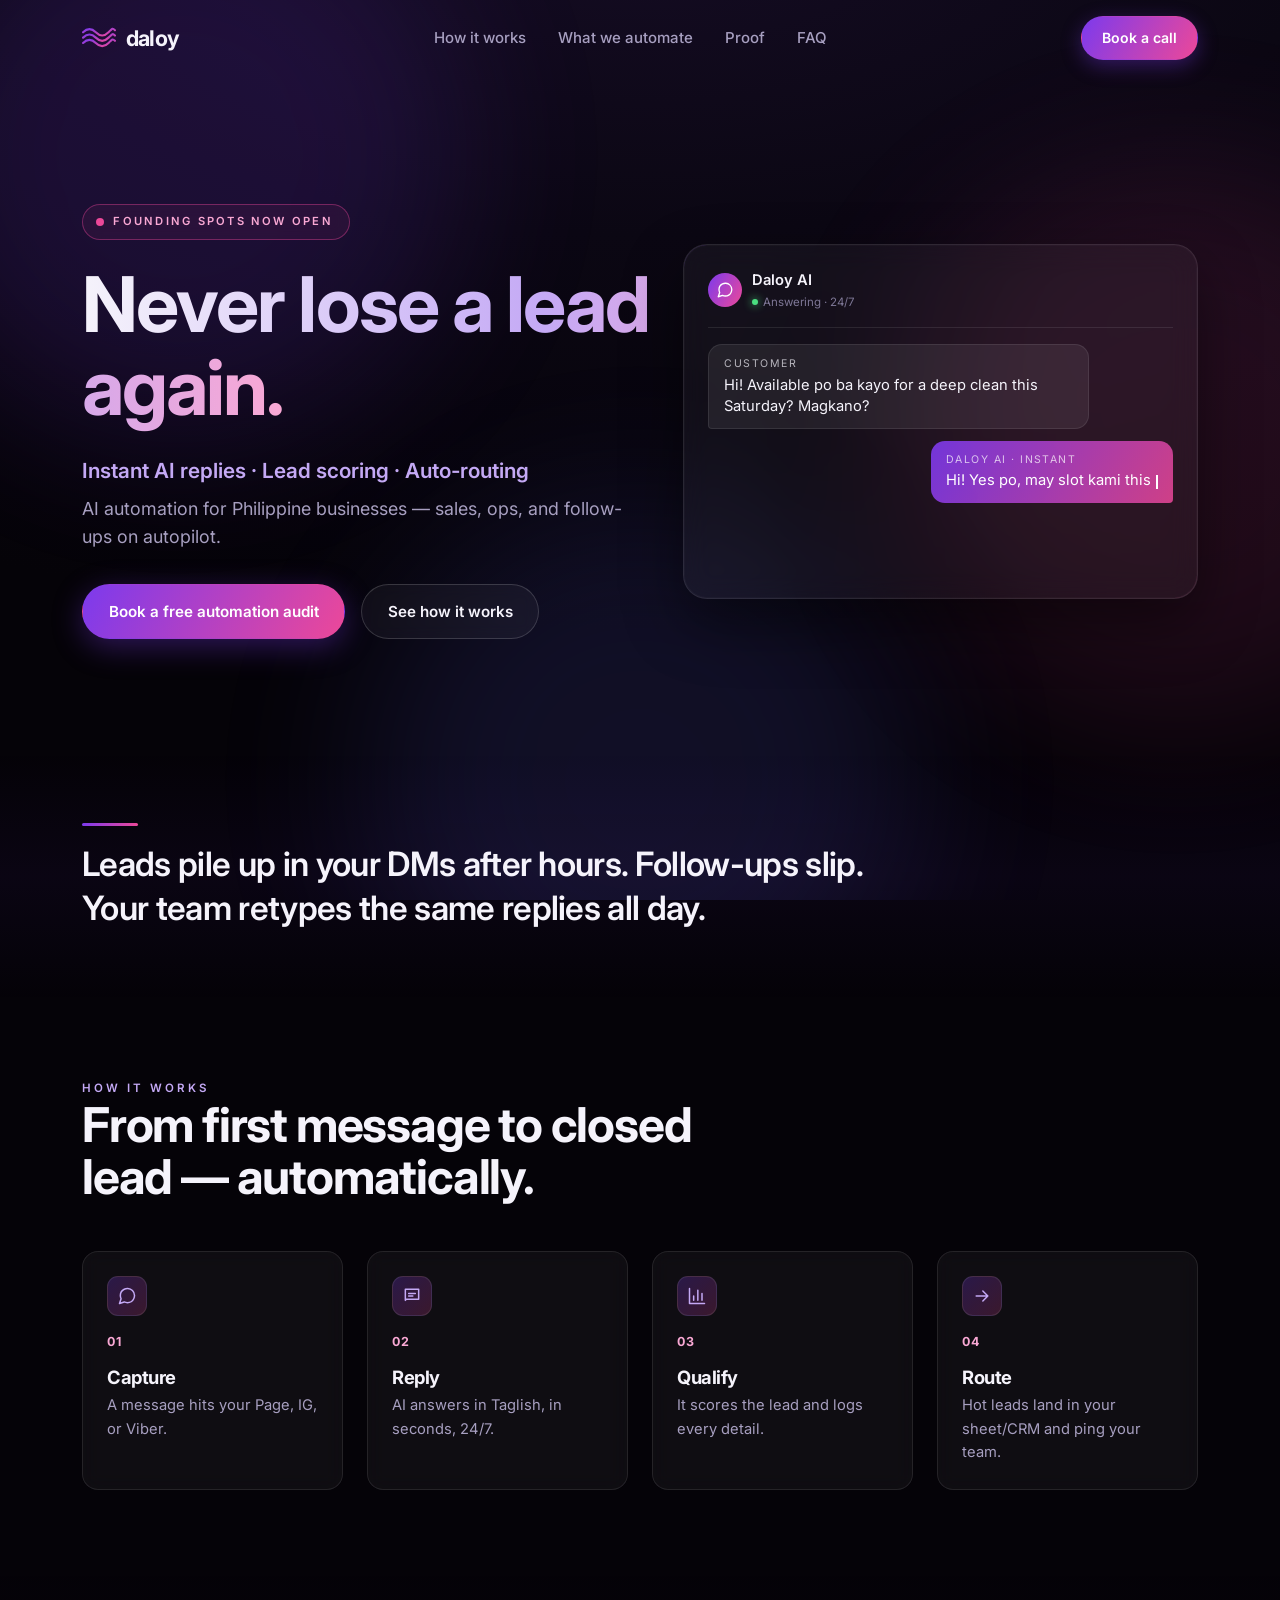
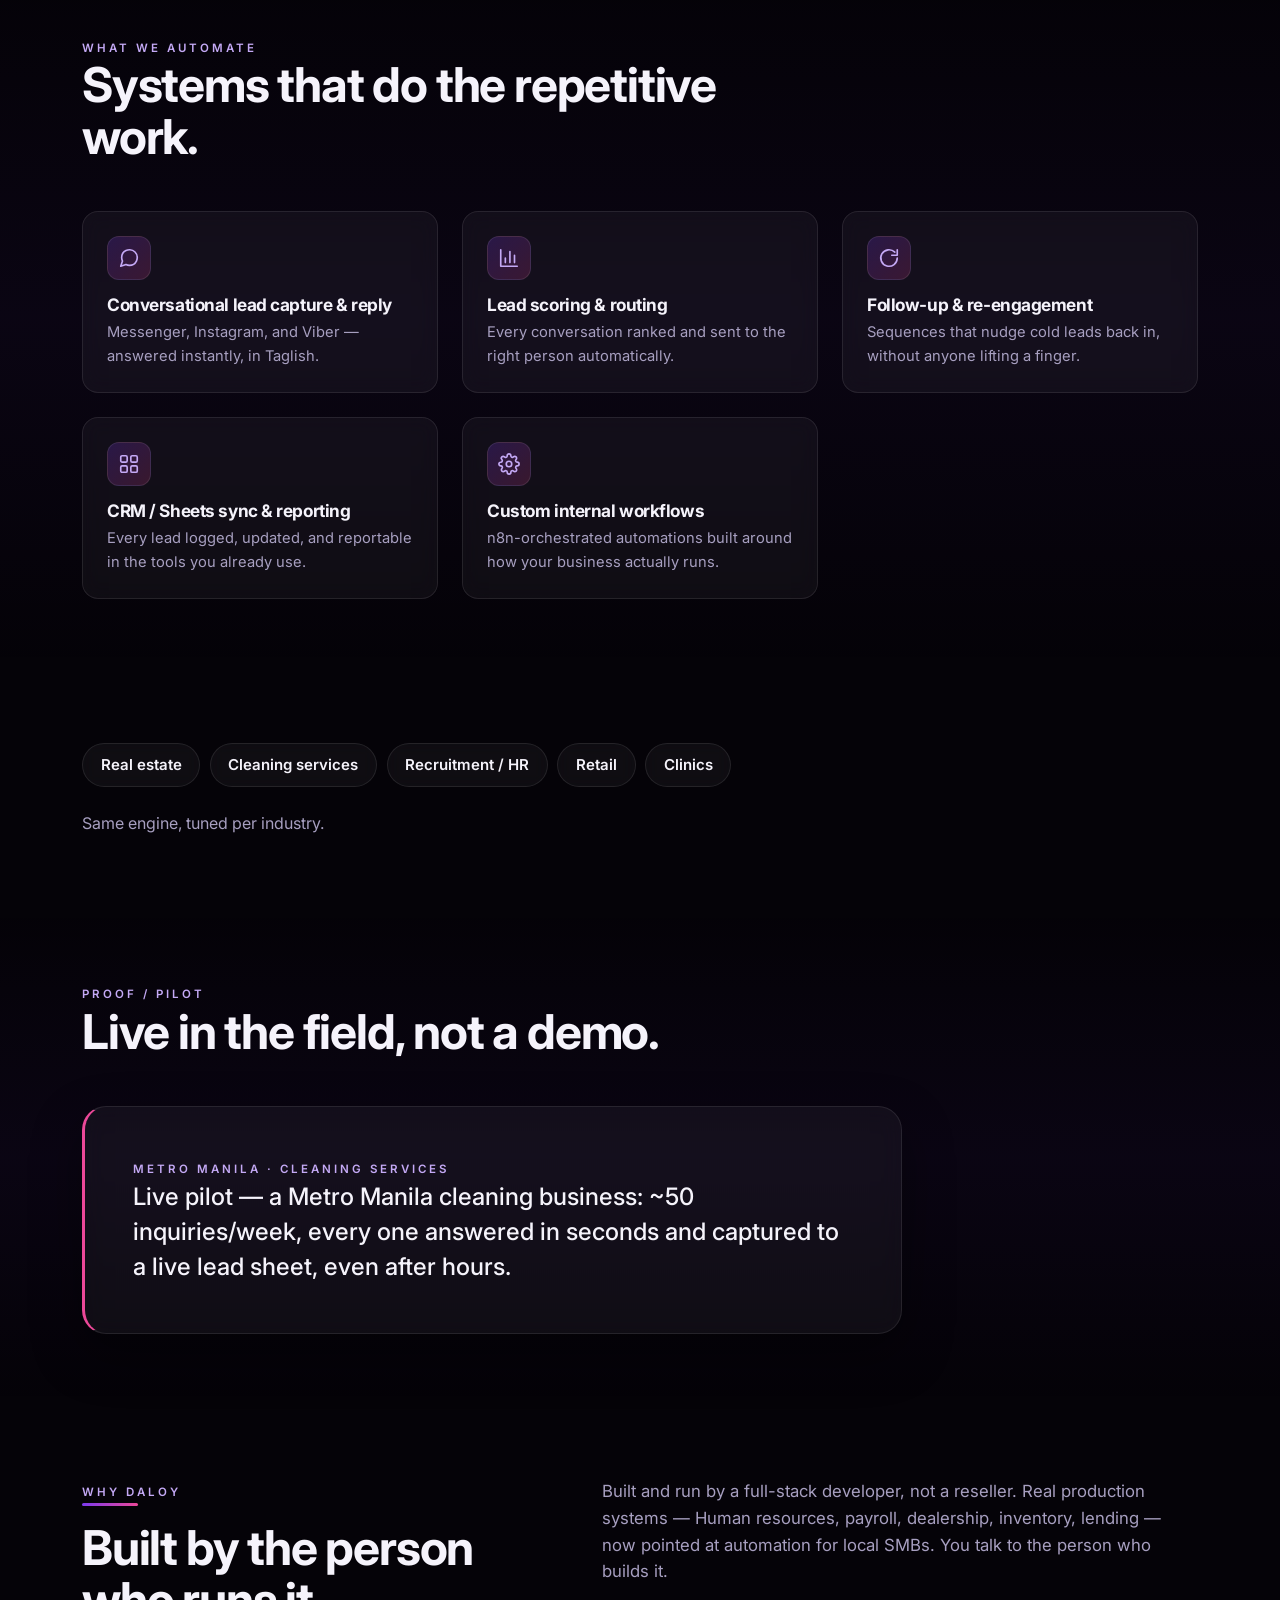
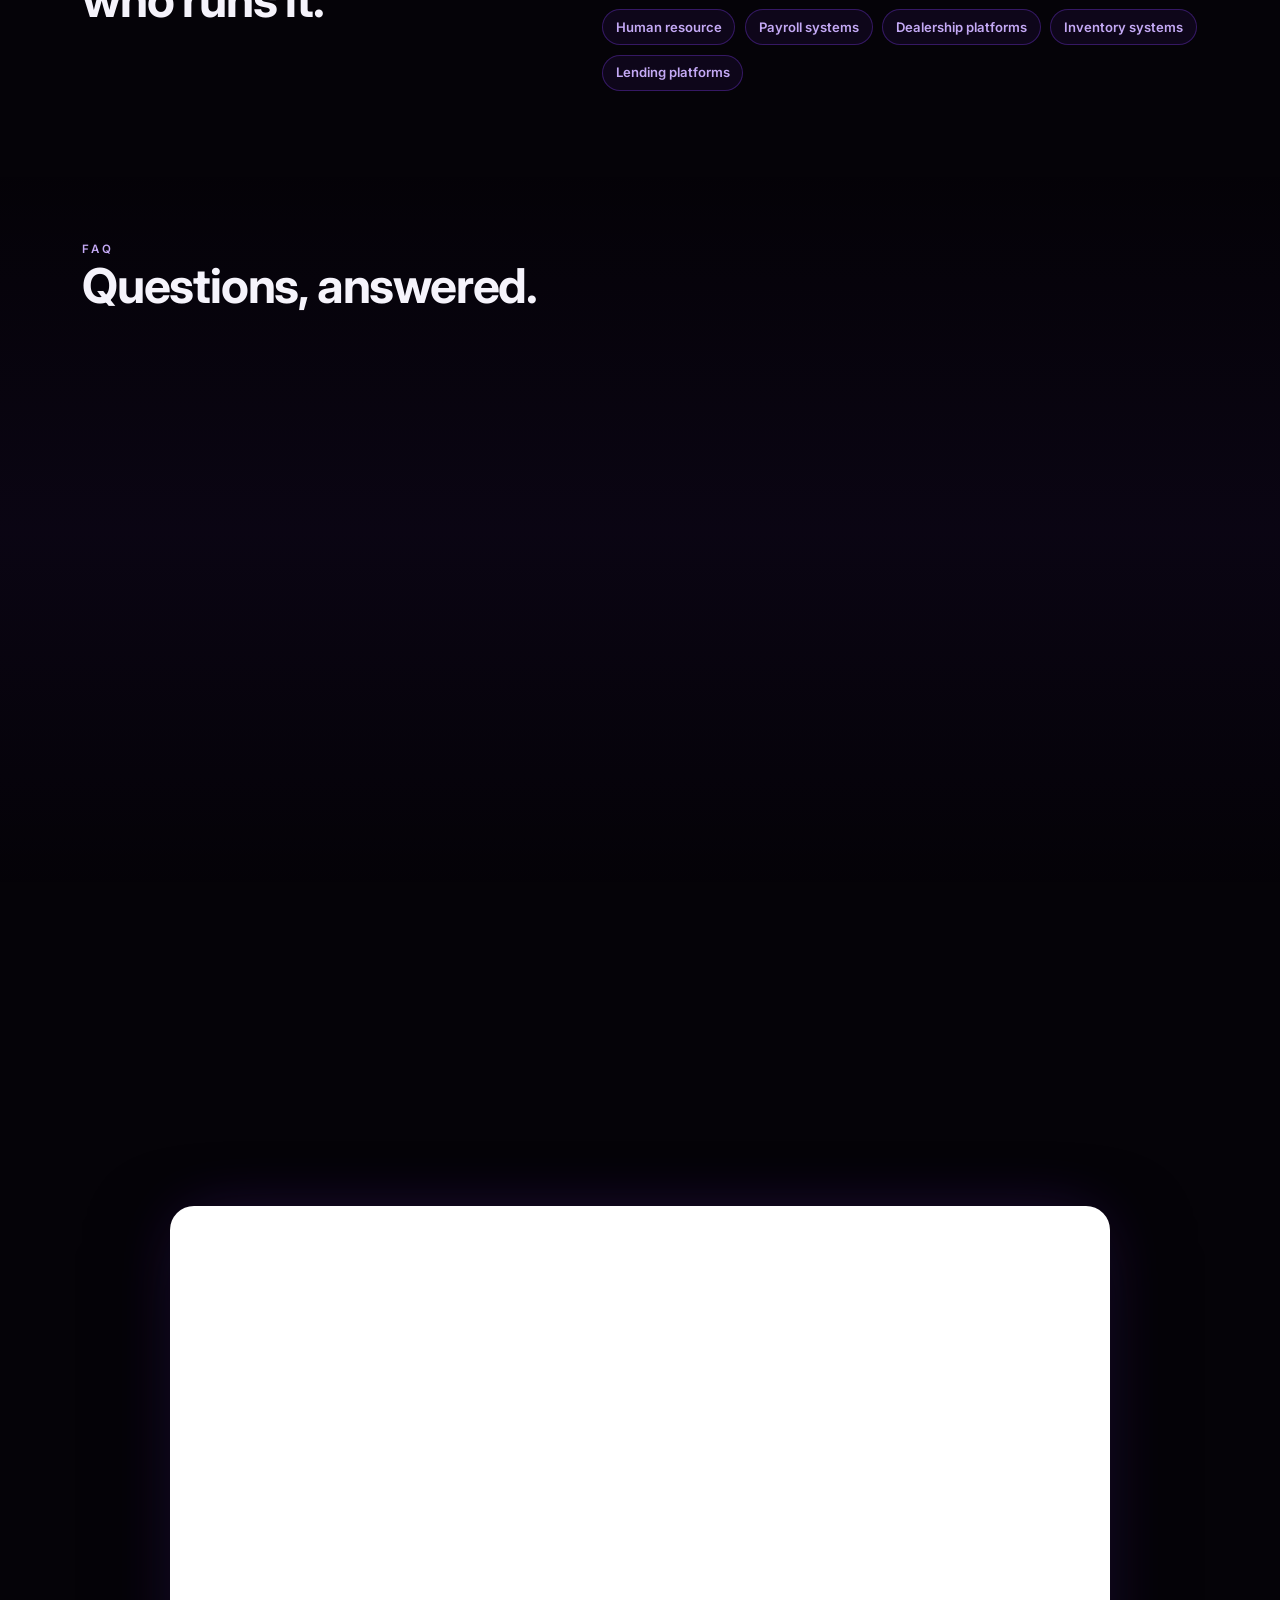
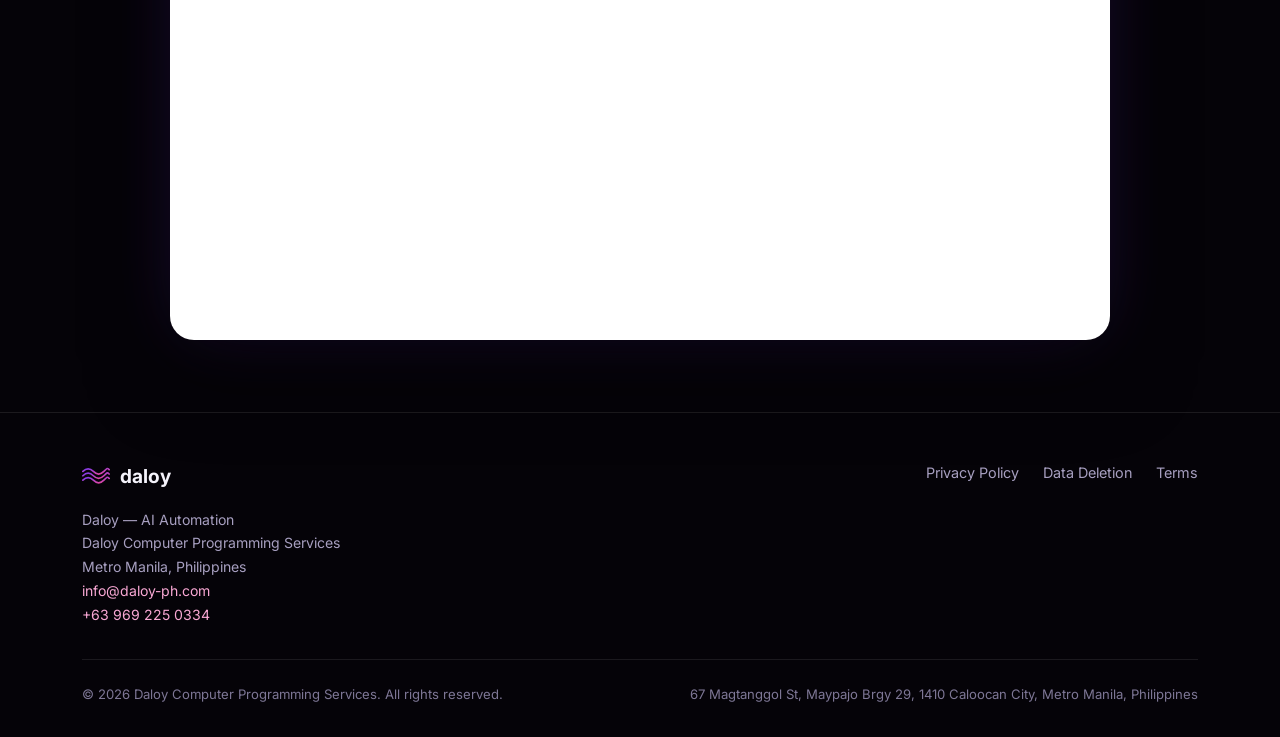
<file: index.html>
<!doctype html>
<html lang="en">
  <head>
    <meta charset="UTF-8" />
    <meta name="viewport" content="width=device-width, initial-scale=1" />
    <title>Daloy — AI Automation for Philippine Businesses</title>
    <meta
      name="description"
      content="Never lose a lead again. Daloy builds AI automation for Philippine SMBs — instant replies, lead scoring, and auto-routing across Messenger, Instagram, and Viber."
    />
    <link rel="canonical" href="https://daloy-ph.com/" />

    <!-- Open Graph -->
    <meta property="og:type" content="website" />
    <meta
      property="og:title"
      content="Daloy — AI Automation for Philippine Businesses"
    />
    <meta
      property="og:description"
      content="Never lose a lead again. Instant AI replies, lead scoring, and auto-routing for Philippine SMBs."
    />
    <meta property="og:url" content="https://daloy-ph.com/" />
    <meta
      property="og:image"
      content="https://daloy-ph.com/assets/og-image.png"
    />
    <meta name="twitter:card" content="summary_large_image" />

    <!-- META DOMAIN VERIFICATION: paste <meta name="facebook-domain-verification" content="REPLACE_ME"> here -->
    <meta name="facebook-domain-verification" content="6bi8495b9tn5n3wtzix0ef4y4f5pwb" />

    <link rel="icon" href="assets/favicon.svg" type="image/svg+xml" />
    <link rel="preconnect" href="https://fonts.googleapis.com" />
    <link rel="preconnect" href="https://fonts.gstatic.com" crossorigin />
    <link
      href="https://fonts.googleapis.com/css2?family=Inter:wght@300;400;500;600;700&display=swap"
      rel="stylesheet"
    />
    <link rel="stylesheet" href="styles-v2.css?v=20260718b" />
  </head>
  <body>
    <a class="skip-link" href="#main">Skip to content</a>

    <!-- Ambient cinematic background -->
    <div class="bg-field" aria-hidden="true">
      <div class="blob blob-1"></div>
      <div class="blob blob-2"></div>
      <div class="blob blob-3"></div>
    </div>

    <!-- Shared SVG gradient def for the wave mark -->
    <svg width="0" height="0" style="position: absolute" aria-hidden="true">
      <defs>
        <linearGradient id="daloyGrad" x1="0" y1="0" x2="1" y2="1">
          <stop offset="0%" stop-color="#7C3AED" />
          <stop offset="100%" stop-color="#EC4899" />
        </linearGradient>
      </defs>
    </svg>

    <header class="site-header">
      <div class="container nav-inner">
        <a class="brand" href="#top" aria-label="Daloy home">
          <svg
            class="daloy-mark"
            viewBox="0 0 64 40"
            xmlns="http://www.w3.org/2000/svg"
            aria-hidden="true"
          >
            <path
              class="wave"
              d="M2 10 C 10 2, 18 2, 26 10 S 42 18, 50 10 S 58 2, 62 6"
              fill="none"
              stroke-width="4"
              stroke-linecap="round"
            />
            <path
              class="wave"
              d="M2 20 C 10 12, 18 12, 26 20 S 42 28, 50 20 S 58 12, 62 16"
              fill="none"
              stroke-width="4"
              stroke-linecap="round"
            />
            <path
              class="wave"
              d="M2 30 C 10 22, 18 22, 26 30 S 42 38, 50 30 S 58 22, 62 26"
              fill="none"
              stroke-width="4"
              stroke-linecap="round"
            />
          </svg>
          <span>daloy</span>
        </a>

        <nav class="nav-links" aria-label="Primary">
          <a href="#how-it-works">How it works</a>
          <a href="#what-we-automate">What we automate</a>
          <a href="#proof">Proof</a>
          <a href="#faq">FAQ</a>
        </nav>

        <div class="nav-actions">
          <a class="btn btn-nav" href="#final-cta">Book a call</a>
          <button
            class="hamburger"
            aria-label="Open menu"
            aria-expanded="false"
            aria-controls="mobile-nav"
          >
            <span></span><span></span><span></span>
          </button>
        </div>
      </div>
    </header>

    <div class="mobile-nav" id="mobile-nav">
      <button class="mobile-nav-close" aria-label="Close menu">
        <svg
          width="26"
          height="26"
          viewBox="0 0 24 24"
          fill="none"
          stroke="currentColor"
          stroke-width="2"
          stroke-linecap="round"
        >
          <path d="M6 6l12 12M18 6L6 18" />
        </svg>
      </button>
      <a href="#how-it-works">How it works</a>
      <a href="#what-we-automate">What we automate</a>
      <a href="#proof">Proof</a>
      <a href="#faq">FAQ</a>
      <a class="btn btn-primary" href="#final-cta">Book a call</a>
    </div>

    <main id="main">
      <!-- HERO -->
      <section class="hero" id="top">
        <div class="container hero-grid">
          <div class="hero-copy">
            <span class="pill"
              ><span class="pill-dot" aria-hidden="true"></span>Founding spots
              now open</span
            >
            <h1><span class="glow-text">Never lose a lead again.</span></h1>
            <div class="hero-sub">
              <p class="hero-sub-1">
                Instant AI replies · Lead scoring · Auto-routing
              </p>
              <p class="hero-sub-2">
                AI automation for Philippine businesses — sales, ops, and
                follow-ups on autopilot.
              </p>
            </div>
            <div class="hero-cta">
              <a class="btn btn-primary" href="#final-cta"
                >Book a free automation audit</a
              >
              <a class="btn btn-secondary" href="#how-it-works"
                >See how it works</a
              >
            </div>
          </div>

          <!-- AI-native chat simulation -->
          <div
            class="chat-card reveal"
            aria-label="Example of Daloy answering a customer instantly"
          >
            <div class="chat-head">
              <div class="chat-avatar" aria-hidden="true">
                <svg
                  viewBox="0 0 24 24"
                  fill="none"
                  stroke="currentColor"
                  stroke-width="1.8"
                  stroke-linecap="round"
                  stroke-linejoin="round"
                >
                  <path
                    d="M21 11.5a8.38 8.38 0 0 1-.9 3.8 8.5 8.5 0 0 1-7.6 4.7 8.38 8.38 0 0 1-3.8-.9L3 21l1.9-5.7a8.38 8.38 0 0 1-.9-3.8 8.5 8.5 0 0 1 4.7-7.6 8.38 8.38 0 0 1 3.8-.9h.5a8.48 8.48 0 0 1 8 8v.5z"
                  />
                </svg>
              </div>
              <div>
                <div class="chat-title">Daloy AI</div>
                <div class="chat-status">
                  <span class="dot" aria-hidden="true"></span>Answering · 24/7
                </div>
              </div>
            </div>
            <div class="chat-body">
              <!-- messages injected by main-v2.js -->
            </div>
          </div>
        </div>
      </section>

      <!-- PROBLEM STRIP -->
      <section class="problem section-band">
        <div class="container reveal">
          <div class="rule" aria-hidden="true"></div>
          <p>
            Leads pile up in your DMs after hours. Follow-ups slip. Your team
            retypes the same replies all day.
          </p>
        </div>
      </section>

      <!-- HOW IT WORKS -->
      <section id="how-it-works">
        <div class="container">
          <div class="section-head reveal">
            <span class="eyebrow">How it works</span>
            <h2>From first message to closed lead — automatically.</h2>
          </div>

          <div class="pipeline-track">
            <div class="pipe-node">
              <div class="node-icon" aria-hidden="true">
                <svg
                  viewBox="0 0 24 24"
                  fill="none"
                  stroke="currentColor"
                  stroke-width="1.8"
                  stroke-linecap="round"
                  stroke-linejoin="round"
                >
                  <path
                    d="M21 11.5a8.38 8.38 0 0 1-.9 3.8 8.5 8.5 0 0 1-7.6 4.7 8.38 8.38 0 0 1-3.8-.9L3 21l1.9-5.7a8.38 8.38 0 0 1-.9-3.8 8.5 8.5 0 0 1 4.7-7.6 8.38 8.38 0 0 1 3.8-.9h.5a8.48 8.48 0 0 1 8 8v.5z"
                  />
                </svg>
              </div>
              <div class="pipe-index">01</div>
              <h3>Capture</h3>
              <p>A message hits your Page, IG, or Viber.</p>
            </div>
            <div class="pipe-node">
              <div class="node-icon" aria-hidden="true">
                <svg
                  viewBox="0 0 24 24"
                  fill="none"
                  stroke="currentColor"
                  stroke-width="1.8"
                  stroke-linecap="round"
                  stroke-linejoin="round"
                >
                  <path d="M4 4h16v12H5.2L4 17.2V4z" />
                  <path d="M8 9h8M8 12h5" />
                </svg>
              </div>
              <div class="pipe-index">02</div>
              <h3>Reply</h3>
              <p>AI answers in Taglish, in seconds, 24/7.</p>
            </div>
            <div class="pipe-node">
              <div class="node-icon" aria-hidden="true">
                <svg
                  viewBox="0 0 24 24"
                  fill="none"
                  stroke="currentColor"
                  stroke-width="1.8"
                  stroke-linecap="round"
                  stroke-linejoin="round"
                >
                  <path d="M3 3v18h18" />
                  <path d="M18 17V9M13 17V5M8 17v-5" />
                </svg>
              </div>
              <div class="pipe-index">03</div>
              <h3>Qualify</h3>
              <p>It scores the lead and logs every detail.</p>
            </div>
            <div class="pipe-node">
              <div class="node-icon" aria-hidden="true">
                <svg
                  viewBox="0 0 24 24"
                  fill="none"
                  stroke="currentColor"
                  stroke-width="1.8"
                  stroke-linecap="round"
                  stroke-linejoin="round"
                >
                  <path d="M5 12h14M13 6l6 6-6 6" />
                </svg>
              </div>
              <div class="pipe-index">04</div>
              <h3>Route</h3>
              <p>Hot leads land in your sheet/CRM and ping your team.</p>
            </div>
          </div>
        </div>
      </section>

      <!-- WHAT WE AUTOMATE -->
      <section id="what-we-automate" class="section-band">
        <div class="container">
          <div class="section-head reveal">
            <span class="eyebrow">What we automate</span>
            <h2>Systems that do the repetitive work.</h2>
          </div>

          <div class="card-grid">
            <div class="card reveal">
              <div class="card-icon" aria-hidden="true">
                <svg
                  viewBox="0 0 24 24"
                  fill="none"
                  stroke="currentColor"
                  stroke-width="1.8"
                  stroke-linecap="round"
                  stroke-linejoin="round"
                >
                  <path
                    d="M21 11.5a8.38 8.38 0 0 1-.9 3.8 8.5 8.5 0 0 1-7.6 4.7 8.38 8.38 0 0 1-3.8-.9L3 21l1.9-5.7a8.38 8.38 0 0 1-.9-3.8 8.5 8.5 0 0 1 4.7-7.6 8.38 8.38 0 0 1 3.8-.9h.5a8.48 8.48 0 0 1 8 8v.5z"
                  />
                </svg>
              </div>
              <h3>Conversational lead capture &amp; reply</h3>
              <p>
                Messenger, Instagram, and Viber — answered instantly, in
                Taglish.
              </p>
            </div>
            <div class="card reveal">
              <div class="card-icon" aria-hidden="true">
                <svg
                  viewBox="0 0 24 24"
                  fill="none"
                  stroke="currentColor"
                  stroke-width="1.8"
                  stroke-linecap="round"
                  stroke-linejoin="round"
                >
                  <path d="M3 3v18h18" />
                  <path d="M18 17V9M13 17V5M8 17v-5" />
                </svg>
              </div>
              <h3>Lead scoring &amp; routing</h3>
              <p>
                Every conversation ranked and sent to the right person
                automatically.
              </p>
            </div>
            <div class="card reveal">
              <div class="card-icon" aria-hidden="true">
                <svg
                  viewBox="0 0 24 24"
                  fill="none"
                  stroke="currentColor"
                  stroke-width="1.8"
                  stroke-linecap="round"
                  stroke-linejoin="round"
                >
                  <path d="M21 12a9 9 0 1 1-2.64-6.36" />
                  <path d="M21 3v6h-6" />
                </svg>
              </div>
              <h3>Follow-up &amp; re-engagement</h3>
              <p>
                Sequences that nudge cold leads back in, without anyone lifting
                a finger.
              </p>
            </div>
            <div class="card reveal">
              <div class="card-icon" aria-hidden="true">
                <svg
                  viewBox="0 0 24 24"
                  fill="none"
                  stroke="currentColor"
                  stroke-width="1.8"
                  stroke-linecap="round"
                  stroke-linejoin="round"
                >
                  <rect x="3" y="3" width="7" height="7" rx="1.5" />
                  <rect x="14" y="3" width="7" height="7" rx="1.5" />
                  <rect x="3" y="14" width="7" height="7" rx="1.5" />
                  <rect x="14" y="14" width="7" height="7" rx="1.5" />
                </svg>
              </div>
              <h3>CRM / Sheets sync &amp; reporting</h3>
              <p>
                Every lead logged, updated, and reportable in the tools you
                already use.
              </p>
            </div>
            <div class="card reveal">
              <div class="card-icon" aria-hidden="true">
                <svg
                  viewBox="0 0 24 24"
                  fill="none"
                  stroke="currentColor"
                  stroke-width="1.8"
                  stroke-linecap="round"
                  stroke-linejoin="round"
                >
                  <circle cx="12" cy="12" r="3" />
                  <path
                    d="M19.4 15a1.65 1.65 0 0 0 .33 1.82l.06.06a2 2 0 1 1-2.83 2.83l-.06-.06a1.65 1.65 0 0 0-1.82-.33 1.65 1.65 0 0 0-1 1.51V21a2 2 0 0 1-4 0v-.09A1.65 1.65 0 0 0 9 19.4a1.65 1.65 0 0 0-1.82.33l-.06.06a2 2 0 1 1-2.83-2.83l.06-.06a1.65 1.65 0 0 0 .33-1.82 1.65 1.65 0 0 0-1.51-1H3a2 2 0 0 1 0-4h.09A1.65 1.65 0 0 0 4.6 9a1.65 1.65 0 0 0-.33-1.82l-.06-.06a2 2 0 1 1 2.83-2.83l.06.06a1.65 1.65 0 0 0 1.82.33H9a1.65 1.65 0 0 0 1-1.51V3a2 2 0 0 1 4 0v.09a1.65 1.65 0 0 0 1 1.51 1.65 1.65 0 0 0 1.82-.33l.06-.06a2 2 0 1 1 2.83 2.83l-.06.06a1.65 1.65 0 0 0-.33 1.82V9a1.65 1.65 0 0 0 1.51 1H21a2 2 0 0 1 0 4h-.09a1.65 1.65 0 0 0-1.51 1z"
                  />
                </svg>
              </div>
              <h3>Custom internal workflows</h3>
              <p>
                n8n-orchestrated automations built around how your business
                actually runs.
              </p>
            </div>
          </div>
        </div>
      </section>

      <!-- INDUSTRIES -->
      <section>
        <div class="container reveal">
          <div class="chips">
            <span class="chip">Real estate</span>
            <span class="chip">Cleaning services</span>
            <span class="chip">Recruitment / HR</span>
            <span class="chip">Retail</span>
            <span class="chip">Clinics</span>
          </div>
          <p class="chips-caption">Same engine, tuned per industry.</p>
        </div>
      </section>

      <!-- PROOF -->
      <section id="proof" class="section-band">
        <div class="container">
          <div class="section-head reveal">
            <span class="eyebrow">Proof / pilot</span>
            <h2>Live in the field, not a demo.</h2>
          </div>
          <div class="proof-card reveal">
            <span class="eyebrow">Metro Manila · Cleaning services</span>
            <p>
              Live pilot — a Metro Manila cleaning business: ~50 inquiries/week,
              every one answered in seconds and captured to a live lead sheet,
              even after hours.
            </p>
          </div>
        </div>
      </section>

      <!-- WHY DALOY -->
      <section>
        <div class="container why-block">
          <div class="reveal">
            <span class="eyebrow">Why Daloy</span>
            <div class="rule" aria-hidden="true"></div>
            <h2>Built by the person who runs it.</h2>
          </div>
          <div class="reveal">
            <p>
              Built and run by a full-stack developer, not a reseller. Real
              production systems — Human resources, payroll, dealership,
              inventory, lending — now pointed at automation for local SMBs. You
              talk to the person who builds it.
            </p>
            <div class="why-badges">
              <span class="why-badge">Human resource</span>
              <span class="why-badge">Payroll systems</span>
              <span class="why-badge">Dealership platforms</span>
              <span class="why-badge">Inventory systems</span>
              <span class="why-badge">Lending platforms</span>
            </div>
          </div>
        </div>
      </section>

      <!-- FAQ -->
      <section id="faq" class="section-band">
        <div class="container">
          <div class="section-head reveal">
            <span class="eyebrow">FAQ</span>
            <h2>Questions, answered.</h2>
          </div>

          <div class="faq-list reveal">
            <div class="faq-item">
              <button class="faq-question" aria-expanded="false">
                <span>What platforms do you automate?</span>
                <svg
                  class="faq-icon"
                  viewBox="0 0 24 24"
                  fill="none"
                  stroke="currentColor"
                  stroke-width="2"
                  stroke-linecap="round"
                >
                  <path d="M12 5v14M5 12h14" />
                </svg>
              </button>
              <div class="faq-answer">
                <div class="faq-answer-inner">
                  <p>
                    Messenger, Instagram, and Viber (where supported), plus your
                    Sheets/CRM and internal tools.
                  </p>
                </div>
              </div>
            </div>
            <div class="faq-item">
              <button class="faq-question" aria-expanded="false">
                <span>Is my customers' data safe?</span>
                <svg
                  class="faq-icon"
                  viewBox="0 0 24 24"
                  fill="none"
                  stroke="currentColor"
                  stroke-width="2"
                  stroke-linecap="round"
                >
                  <path d="M12 5v14M5 12h14" />
                </svg>
              </button>
              <div class="faq-answer">
                <div class="faq-answer-inner">
                  <p>
                    Yes. We only process what's needed to reply and log leads,
                    stored in your own Google/CRM account. See the
                    <a href="privacy.html">Privacy Policy</a>.
                  </p>
                </div>
              </div>
            </div>
            <div class="faq-item">
              <button class="faq-question" aria-expanded="false">
                <span>How much does it cost?</span>
                <svg
                  class="faq-icon"
                  viewBox="0 0 24 24"
                  fill="none"
                  stroke="currentColor"
                  stroke-width="2"
                  stroke-linecap="round"
                >
                  <path d="M12 5v14M5 12h14" />
                </svg>
              </button>
              <div class="faq-answer">
                <div class="faq-answer-inner">
                  <p>
                    Depends on scope and volume. Book a call and we'll size it
                    to you.
                  </p>
                </div>
              </div>
            </div>
            <div class="faq-item">
              <button class="faq-question" aria-expanded="false">
                <span>Do I need to be technical?</span>
                <svg
                  class="faq-icon"
                  viewBox="0 0 24 24"
                  fill="none"
                  stroke="currentColor"
                  stroke-width="2"
                  stroke-linecap="round"
                >
                  <path d="M12 5v14M5 12h14" />
                </svg>
              </button>
              <div class="faq-answer">
                <div class="faq-answer-inner">
                  <p>No.</p>
                </div>
              </div>
            </div>
            <div class="faq-item">
              <button class="faq-question" aria-expanded="false">
                <span>How fast can we go live?</span>
                <svg
                  class="faq-icon"
                  viewBox="0 0 24 24"
                  fill="none"
                  stroke="currentColor"
                  stroke-width="2"
                  stroke-linecap="round"
                >
                  <path d="M12 5v14M5 12h14" />
                </svg>
              </button>
              <div class="faq-answer">
                <div class="faq-answer-inner">
                  <p>A pilot in days, not months.</p>
                </div>
              </div>
            </div>
          </div>
        </div>
      </section>

      <!-- FINAL CTA -->
      <section id="final-cta" class="final-cta">
        <div class="container">
          <div class="section-head center reveal">
            <span class="pill"
              ><span class="pill-dot" aria-hidden="true"></span>Founding spots
              now open</span
            >
            <h2><span class="glow-text">Ready to stop losing leads?</span></h2>
            <p class="lede">
              Book a free automation audit. We'll look at how you're handling
              inbound today and show you exactly what to automate first.
            </p>
            <p class="final-cta-email">
              Prefer email? Reach us at
              <a href="mailto:info@daloy-ph.com">info@daloy-ph.com</a>
            </p>
          </div>

          <!-- Desktop: embedded Google Appointment Schedule in a light card -->
          <div class="booking-wrap reveal">
            <iframe
              class="booking-frame"
              src="https://calendar.google.com/calendar/appointments/schedules/AcZssZ21ZHe84_GyiCkrtZ85Fy0zJJNNHNLvnHbCFERajLX_Z6YfeR7EoTXnuK3_G0WgNZla3zs0OlbL?gv=true"
              title="Book a free automation audit with Daloy"
              loading="lazy"
            ></iframe>
          </div>

          <!-- Mobile: the embed is tall/awkward, so open Google's booking page instead -->
          <div class="booking-cta-mobile reveal">
            <a
              class="btn btn-primary"
              href="https://calendar.app.google/JnExBmRB8ML1BT7NA"
              target="_blank"
              rel="noopener"
              >Pick a time →</a
            >
            <p class="booking-cta-note">Opens our live booking calendar.</p>
          </div>
        </div>
      </section>
    </main>

    <footer class="site-footer">
      <div class="container">
        <div class="footer-top">
          <div>
            <div class="footer-brand">
              <svg
                class="daloy-mark"
                viewBox="0 0 64 40"
                xmlns="http://www.w3.org/2000/svg"
                aria-hidden="true"
                style="width: 28px"
              >
                <path
                  class="wave"
                  d="M2 10 C 10 2, 18 2, 26 10 S 42 18, 50 10 S 58 2, 62 6"
                  fill="none"
                  stroke-width="4"
                  stroke-linecap="round"
                />
                <path
                  class="wave"
                  d="M2 20 C 10 12, 18 12, 26 20 S 42 28, 50 20 S 58 12, 62 16"
                  fill="none"
                  stroke-width="4"
                  stroke-linecap="round"
                />
                <path
                  class="wave"
                  d="M2 30 C 10 22, 18 22, 26 30 S 42 38, 50 30 S 58 22, 62 26"
                  fill="none"
                  stroke-width="4"
                  stroke-linecap="round"
                />
              </svg>
              <span>daloy</span>
            </div>
            <p class="footer-meta">
              Daloy — AI Automation<br />
              Daloy Computer Programming Services<br />
              Metro Manila, Philippines<br />
              <a href="mailto:info@daloy-ph.com">info@daloy-ph.com</a><br />
              <a href="tel:+639692250334">+63 969 225 0334</a>
            </p>
          </div>

          <nav class="footer-links" aria-label="Legal">
            <a href="privacy.html">Privacy Policy</a>
            <a href="daloy-data-deletion.html">Data Deletion</a>
            <a href="terms.html">Terms</a>
          </nav>
        </div>

        <div class="footer-bottom">
          <span>
            ©
            <span data-year>2026</span>
            Daloy Computer Programming Services. All rights reserved.
          </span>
          <span>
            67 Magtanggol St, Maypajo Brgy 29, 1410 Caloocan City, Metro Manila,
            Philippines
          </span>
        </div>
      </div>
    </footer>

    <script src="main-v2.js?v=20260718b" defer></script>
  </body>
</html>
</file>
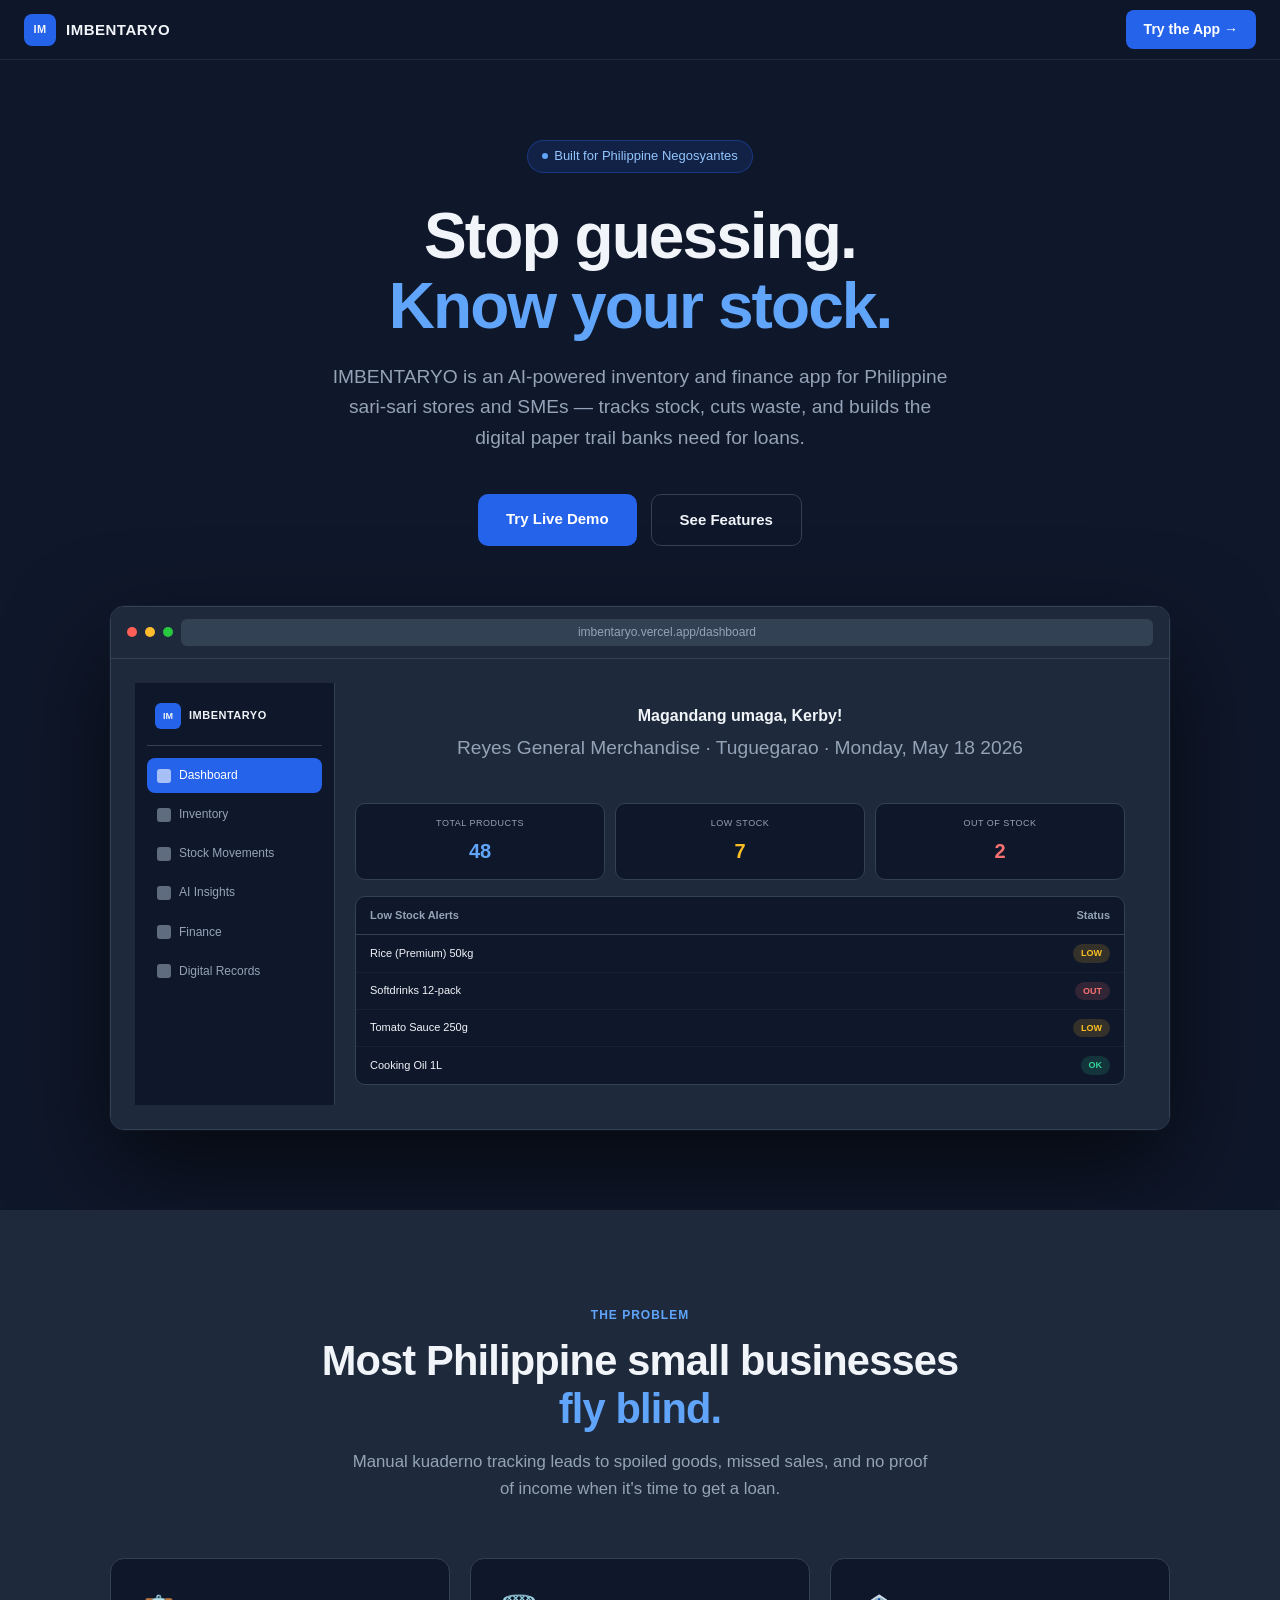
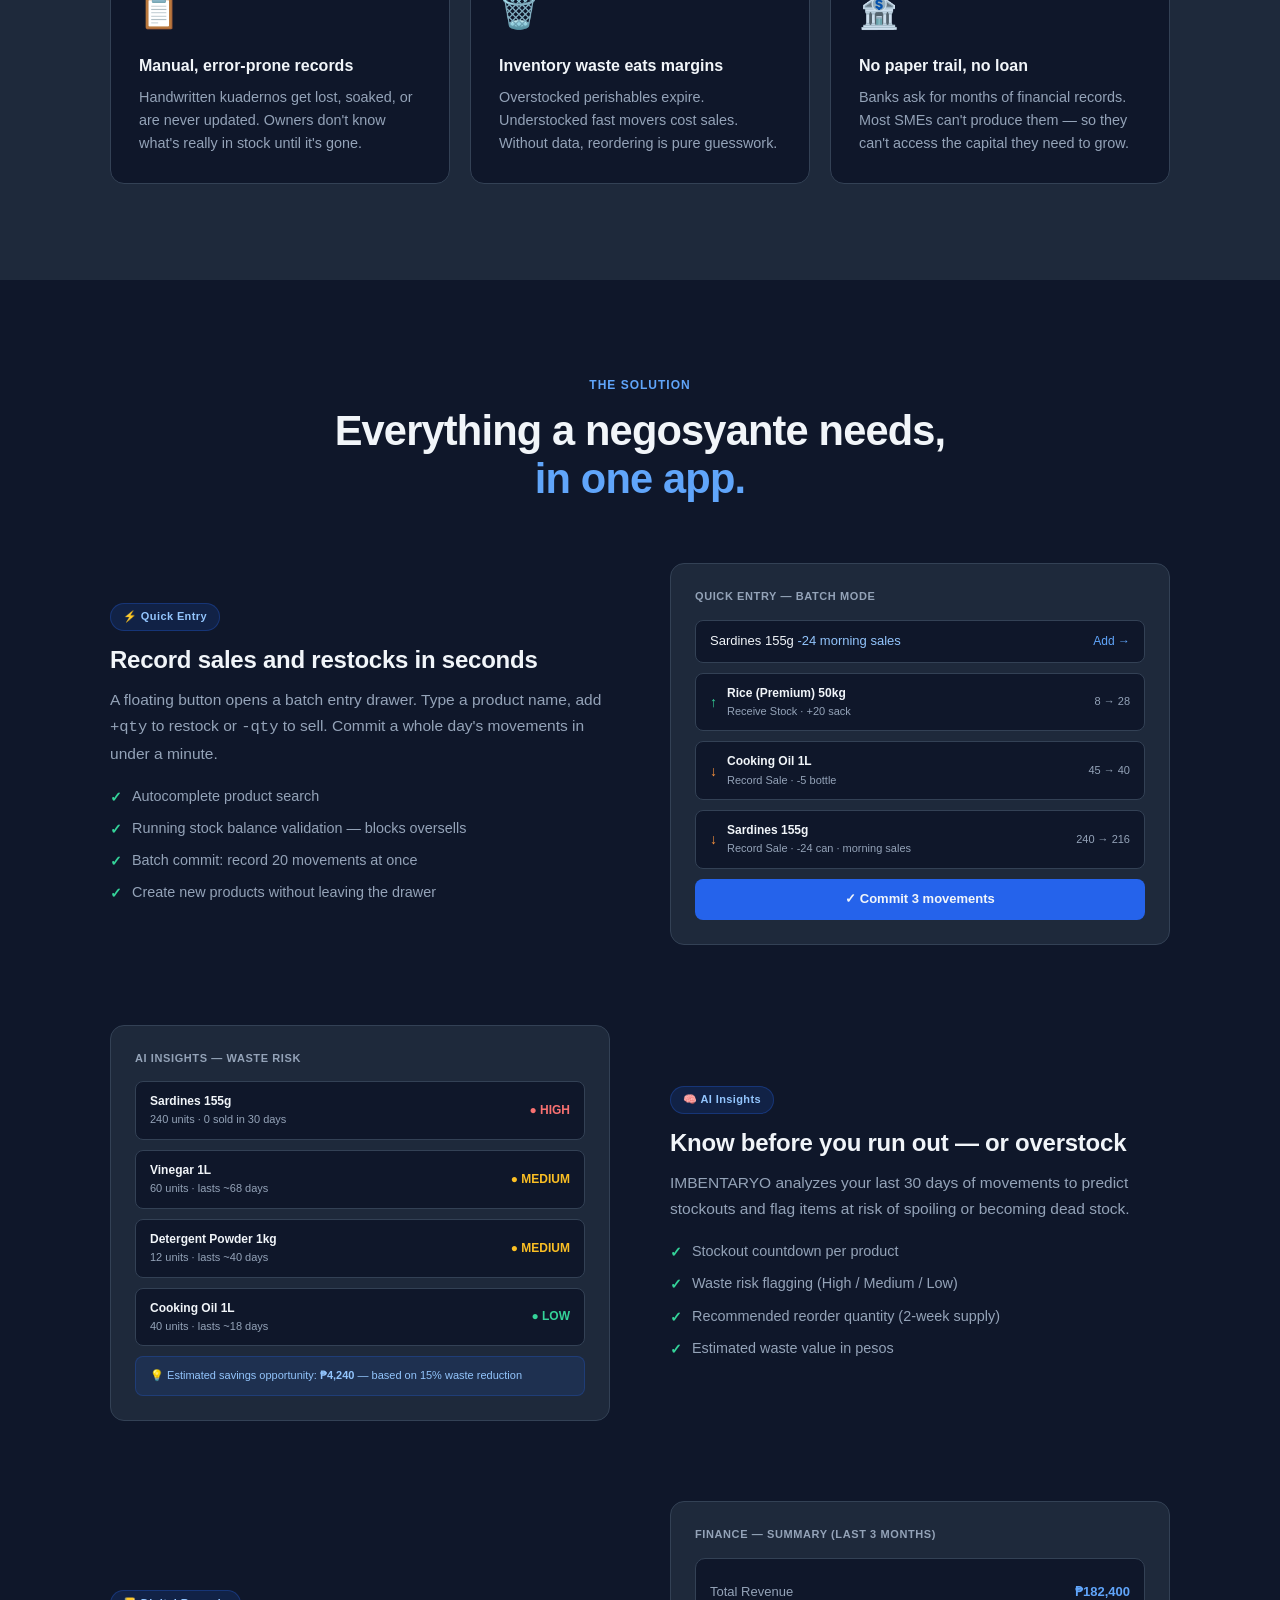
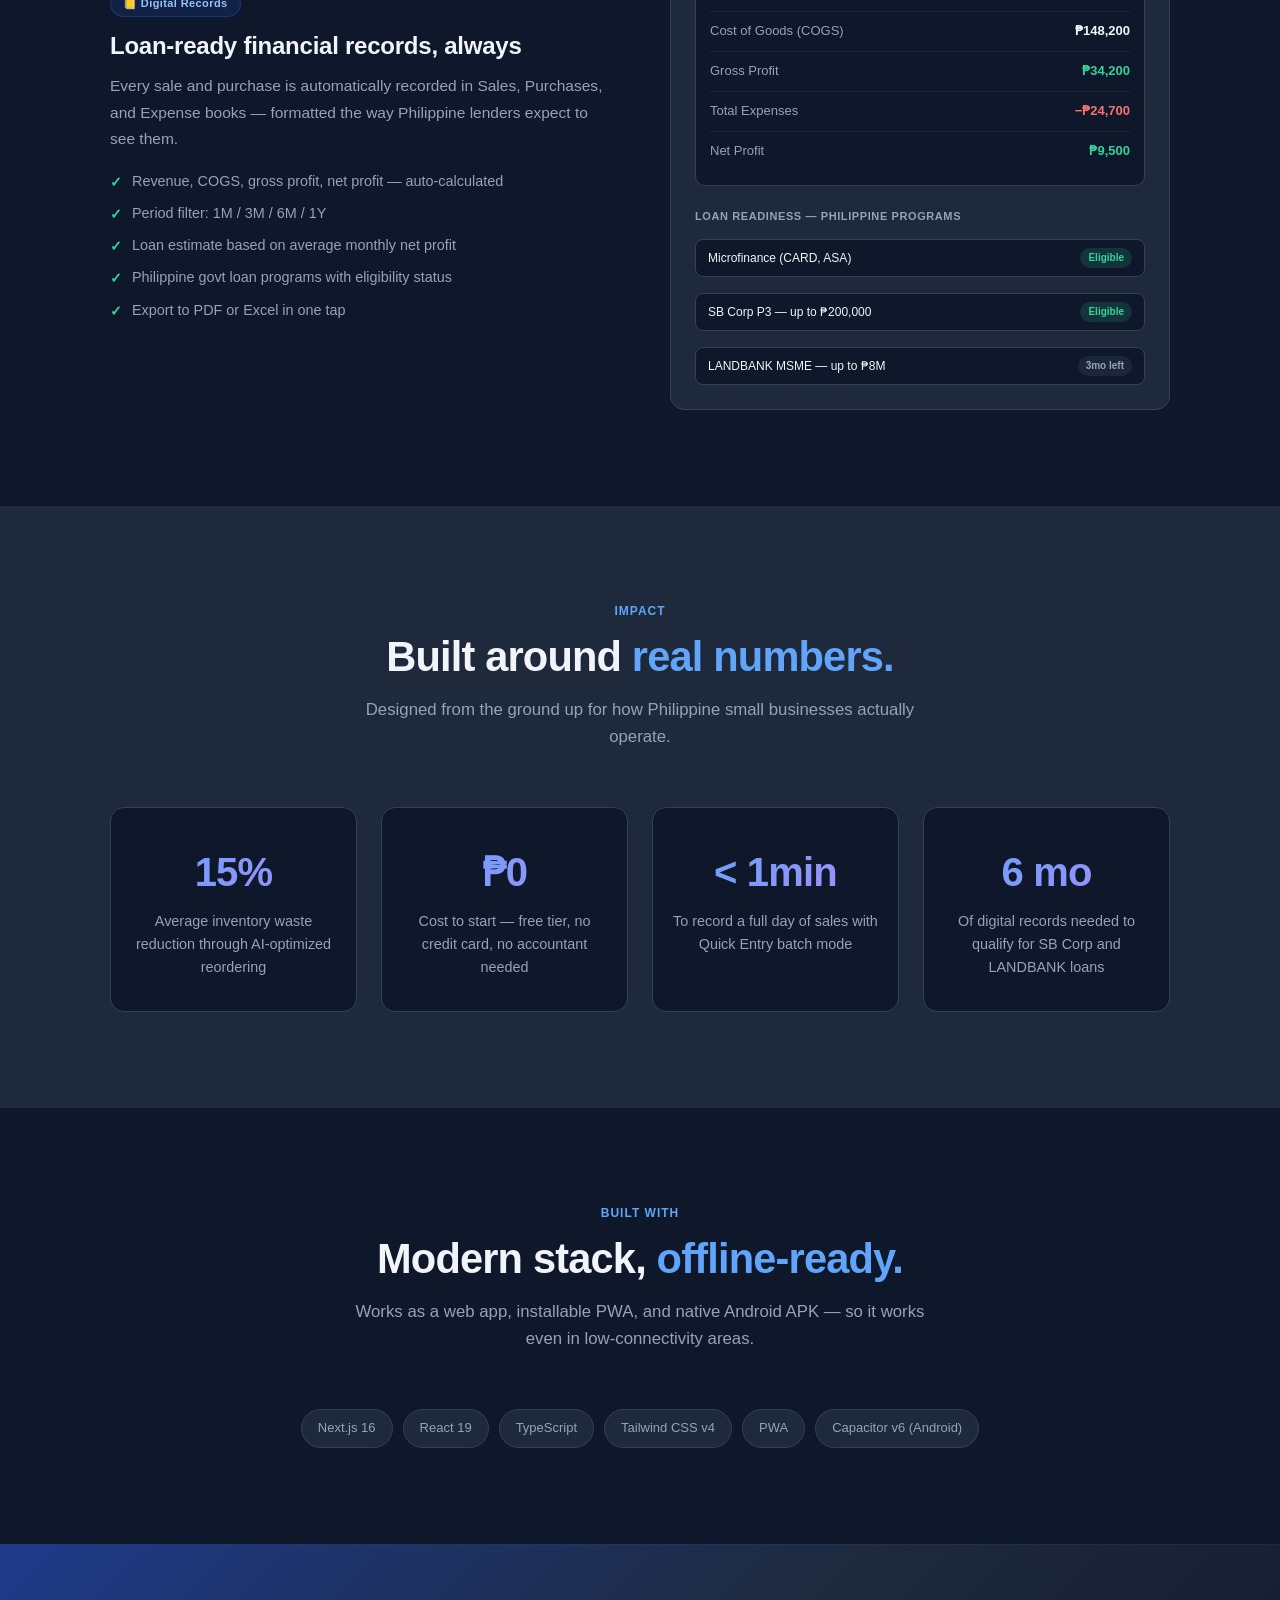
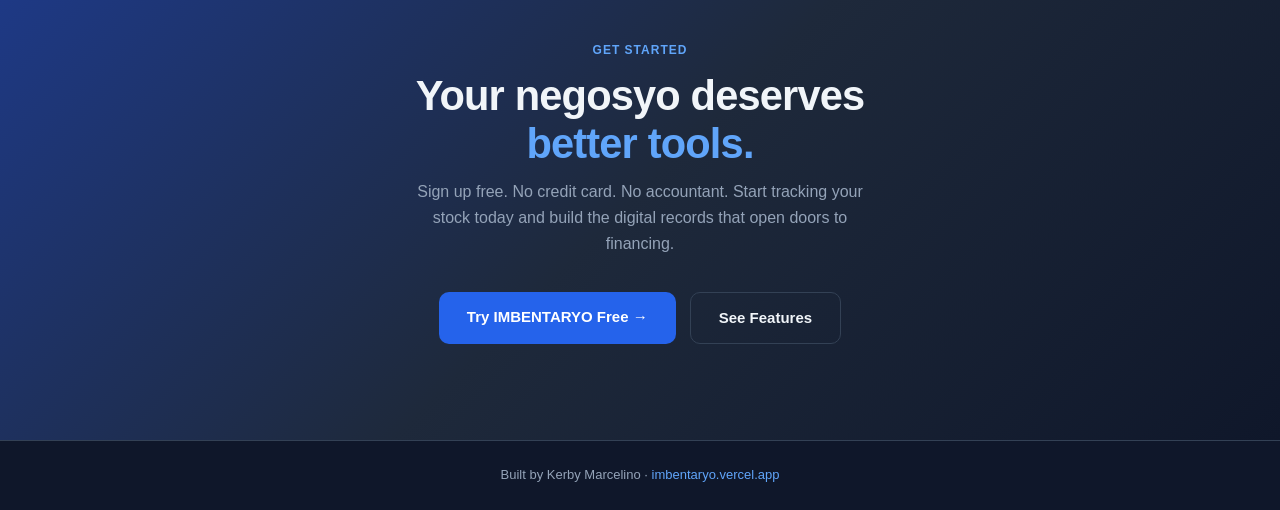
<file: imbentaryo/index.html>
<!DOCTYPE html>
<html lang="en">
<head>
  <meta charset="UTF-8" />
  <meta name="viewport" content="width=device-width, initial-scale=1.0" />
  <title>IMBENTARYO — AI Inventory for Philippine SMEs</title>
  <meta name="description" content="IMBENTARYO cuts inventory waste for Philippine sari-sari stores and small businesses. AI-powered stock tracking, financial records, and loan readiness — built for negosyantes." />
  <style>
    *, *::before, *::after { box-sizing: border-box; margin: 0; padding: 0; }

    :root {
      --blue:    #2563eb;
      --blue-dk: #1d4ed8;
      --green:   #16a34a;
      --amber:   #d97706;
      --bg:      #0f172a;
      --bg2:     #1e293b;
      --bg3:     #334155;
      --border:  #334155;
      --text:    #f1f5f9;
      --muted:   #94a3b8;
      --radius:  14px;
    }

    html { scroll-behavior: smooth; }

    body {
      font-family: -apple-system, BlinkMacSystemFont, 'Segoe UI', Helvetica, Arial, sans-serif;
      background: var(--bg);
      color: var(--text);
      line-height: 1.6;
    }

    a { color: inherit; text-decoration: none; }

    /* ── NAV ─────────────────────────────────────────────────────── */
    nav {
      position: fixed; top: 0; left: 0; right: 0; z-index: 100;
      display: flex; align-items: center; justify-content: space-between;
      padding: 0 24px; height: 60px;
      background: rgba(15,23,42,.85);
      backdrop-filter: blur(12px);
      border-bottom: 1px solid rgba(255,255,255,.07);
    }

    .nav-logo {
      display: flex; align-items: center; gap: 10px;
    }
    .nav-logo .mark {
      width: 32px; height: 32px;
      background: var(--blue); border-radius: 8px;
      display: flex; align-items: center; justify-content: center;
      font-weight: 700; font-size: 11px; letter-spacing: .5px;
    }
    .nav-logo span { font-weight: 700; font-size: 15px; letter-spacing: .5px; }

    nav .cta-btn {
      padding: 8px 18px; border-radius: 8px;
      background: var(--blue); color: #fff;
      font-size: 14px; font-weight: 600;
      transition: background .2s;
    }
    nav .cta-btn:hover { background: var(--blue-dk); }

    /* ── SECTIONS ────────────────────────────────────────────────── */
    section { padding: 96px 24px; }
    .container { max-width: 1060px; margin: 0 auto; }

    /* ── HERO ────────────────────────────────────────────────────── */
    #hero {
      padding-top: 140px; padding-bottom: 80px;
      text-align: center;
    }

    .badge {
      display: inline-flex; align-items: center; gap: 6px;
      padding: 5px 14px; border-radius: 999px;
      background: rgba(37,99,235,.15); border: 1px solid rgba(37,99,235,.35);
      font-size: 13px; font-weight: 500; color: #93c5fd;
      margin-bottom: 28px;
    }
    .badge .dot { width: 6px; height: 6px; border-radius: 50%; background: #60a5fa; }

    #hero h1 {
      font-size: clamp(2.4rem, 6vw, 4rem);
      font-weight: 800; line-height: 1.1;
      letter-spacing: -.03em;
      margin-bottom: 20px;
    }
    #hero h1 .accent { color: #60a5fa; }

    #hero p {
      font-size: clamp(1rem, 2vw, 1.2rem);
      color: var(--muted); max-width: 620px; margin: 0 auto 40px;
    }

    .hero-actions {
      display: flex; gap: 14px; flex-wrap: wrap; justify-content: center;
    }
    .btn-primary {
      padding: 13px 28px; border-radius: 10px;
      background: var(--blue); color: #fff;
      font-size: 15px; font-weight: 600;
      transition: background .2s, transform .1s;
    }
    .btn-primary:hover { background: var(--blue-dk); transform: translateY(-1px); }

    .btn-ghost {
      padding: 13px 28px; border-radius: 10px;
      border: 1px solid var(--border); color: var(--text);
      font-size: 15px; font-weight: 600;
      transition: border-color .2s, background .2s;
    }
    .btn-ghost:hover { border-color: #64748b; background: var(--bg2); }

    /* ── MOCKUP ──────────────────────────────────────────────────── */
    .mockup-wrap {
      margin-top: 60px;
      border-radius: var(--radius);
      overflow: hidden;
      border: 1px solid var(--border);
      box-shadow: 0 40px 100px rgba(0,0,0,.6), 0 0 0 1px rgba(255,255,255,.04);
    }

    .mockup-bar {
      background: #1e293b;
      padding: 12px 16px;
      display: flex; align-items: center; gap: 8px;
      border-bottom: 1px solid var(--border);
    }
    .mockup-bar .dot { width: 10px; height: 10px; border-radius: 50%; }
    .mockup-bar .dot.r { background: #ff5f57; }
    .mockup-bar .dot.y { background: #febc2e; }
    .mockup-bar .dot.g { background: #28c840; }
    .mockup-bar .url {
      flex: 1; text-align: center;
      font-size: 12px; color: var(--muted);
      background: var(--bg3); border-radius: 6px;
      padding: 4px 12px;
    }

    .mockup-screen {
      background: var(--bg2);
      padding: 24px;
      display: grid; grid-template-columns: 200px 1fr;
      gap: 0; min-height: 380px;
    }

    .mockup-sidebar {
      background: #0f172a;
      border-right: 1px solid var(--border);
      padding: 20px 12px;
      display: flex; flex-direction: column; gap: 4px;
    }
    .mockup-sidebar .logo-row {
      display: flex; align-items: center; gap: 8px;
      padding: 0 8px 16px; border-bottom: 1px solid var(--border); margin-bottom: 8px;
    }
    .mockup-sidebar .logo-row .mark {
      width: 26px; height: 26px; background: var(--blue); border-radius: 6px;
      display: flex; align-items: center; justify-content: center;
      font-size: 9px; font-weight: 700;
    }
    .mockup-sidebar .logo-row span { font-size: 11px; font-weight: 700; letter-spacing: .5px; }

    .mock-nav-item {
      padding: 8px 10px; border-radius: 8px; font-size: 12px; color: var(--muted);
      display: flex; align-items: center; gap: 8px;
    }
    .mock-nav-item.active { background: var(--blue); color: #fff; }
    .mock-nav-item .icon {
      width: 14px; height: 14px; border-radius: 3px;
      background: currentColor; opacity: .6;
      flex-shrink: 0;
    }

    .mockup-main { padding: 20px; overflow: hidden; }
    .mockup-main h3 { font-size: 16px; font-weight: 700; margin-bottom: 4px; }
    .mockup-main p  { font-size: 11px; color: var(--muted); margin-bottom: 16px; }

    .stat-grid {
      display: grid; grid-template-columns: repeat(3, 1fr); gap: 10px;
      margin-bottom: 16px;
    }
    .stat-card {
      background: var(--bg); border: 1px solid var(--border);
      border-radius: 10px; padding: 12px;
    }
    .stat-card .label { font-size: 9px; color: var(--muted); text-transform: uppercase; letter-spacing: .5px; }
    .stat-card .value { font-size: 20px; font-weight: 800; margin-top: 4px; }
    .stat-card .value.blue  { color: #60a5fa; }
    .stat-card .value.amber { color: #fbbf24; }
    .stat-card .value.red   { color: #f87171; }

    .mock-list {
      background: var(--bg); border: 1px solid var(--border);
      border-radius: 10px; overflow: hidden;
    }
    .mock-list-header {
      padding: 10px 14px; border-bottom: 1px solid var(--border);
      font-size: 11px; font-weight: 600; color: var(--muted);
      display: flex; justify-content: space-between;
    }
    .mock-list-row {
      padding: 9px 14px; border-bottom: 1px solid rgba(255,255,255,.04);
      display: flex; align-items: center; justify-content: space-between;
      font-size: 11px;
    }
    .mock-list-row:last-child { border-bottom: none; }
    .pill {
      padding: 2px 8px; border-radius: 999px; font-size: 9px; font-weight: 600;
    }
    .pill.low  { background: rgba(251,191,36,.15); color: #fbbf24; }
    .pill.out  { background: rgba(248,113,113,.15); color: #f87171; }
    .pill.ok   { background: rgba(52,211,153,.15);  color: #34d399; }

    @media (max-width: 640px) {
      .mockup-screen { grid-template-columns: 1fr; }
      .mockup-sidebar { display: none; }
      .stat-grid { grid-template-columns: repeat(2, 1fr); }
    }

    /* ── PROBLEM ─────────────────────────────────────────────────── */
    #problem { background: var(--bg2); }
    #problem .container { text-align: center; }

    .section-label {
      font-size: 12px; font-weight: 600; letter-spacing: 1px;
      text-transform: uppercase; color: #60a5fa; margin-bottom: 12px;
    }

    h2 {
      font-size: clamp(1.7rem, 4vw, 2.6rem);
      font-weight: 800; letter-spacing: -.02em; line-height: 1.15;
      margin-bottom: 16px;
    }
    h2 em { font-style: normal; color: #60a5fa; }

    .sub {
      font-size: 1.05rem; color: var(--muted); max-width: 580px; margin: 0 auto 56px;
    }

    .problem-grid {
      display: grid; grid-template-columns: repeat(auto-fit, minmax(240px, 1fr));
      gap: 20px;
    }
    .problem-card {
      background: var(--bg); border: 1px solid var(--border);
      border-radius: var(--radius); padding: 28px;
      text-align: left;
    }
    .problem-card .emoji { font-size: 2rem; margin-bottom: 14px; display: block; }
    .problem-card h3 { font-size: 1rem; font-weight: 700; margin-bottom: 8px; }
    .problem-card p  { font-size: .9rem; color: var(--muted); }

    /* ── FEATURES ────────────────────────────────────────────────── */
    #features { }

    .features-intro { text-align: center; margin-bottom: 60px; }

    .feature-row {
      display: grid; grid-template-columns: 1fr 1fr; gap: 60px;
      align-items: center; margin-bottom: 80px;
    }
    .feature-row:last-child { margin-bottom: 0; }
    .feature-row.flip { direction: rtl; }
    .feature-row.flip > * { direction: ltr; }

    .feature-text .tag {
      display: inline-block; padding: 4px 12px; border-radius: 999px;
      background: rgba(37,99,235,.15); border: 1px solid rgba(37,99,235,.3);
      font-size: 11px; font-weight: 600; color: #93c5fd;
      margin-bottom: 14px; letter-spacing: .4px;
    }
    .feature-text h3 {
      font-size: 1.5rem; font-weight: 800; line-height: 1.25;
      margin-bottom: 12px; letter-spacing: -.01em;
    }
    .feature-text p {
      color: var(--muted); font-size: .97rem; line-height: 1.7;
      margin-bottom: 18px;
    }
    .check-list { list-style: none; display: flex; flex-direction: column; gap: 8px; }
    .check-list li {
      font-size: .9rem; color: var(--muted);
      display: flex; align-items: flex-start; gap: 10px;
    }
    .check-list li::before {
      content: '✓'; color: #34d399; font-weight: 700;
      flex-shrink: 0; margin-top: 1px;
    }

    .feature-visual {
      background: var(--bg2); border: 1px solid var(--border);
      border-radius: var(--radius); padding: 24px;
      min-height: 240px; display: flex; flex-direction: column; gap: 10px;
    }
    .feature-visual .vis-header {
      font-size: 11px; font-weight: 600; color: var(--muted);
      text-transform: uppercase; letter-spacing: .6px; margin-bottom: 4px;
    }

    /* quick entry visual */
    .qe-input {
      background: var(--bg); border: 1px solid var(--border);
      border-radius: 8px; padding: 10px 14px;
      font-size: 13px; display: flex; align-items: center; justify-content: space-between;
    }
    .qe-input .typed { color: #93c5fd; }
    .qe-item {
      background: var(--bg); border: 1px solid var(--border);
      border-radius: 8px; padding: 10px 14px;
      display: flex; align-items: center; gap: 10px; font-size: 12px;
    }
    .qe-item .arrow { color: #34d399; font-weight: 700; font-size: 14px; flex-shrink: 0; }
    .qe-item .arrow.out { color: #fb923c; }
    .qe-item .right { margin-left: auto; color: var(--muted); font-size: 11px; }

    /* forecast visual */
    .forecast-row {
      background: var(--bg); border: 1px solid var(--border);
      border-radius: 8px; padding: 10px 14px;
      display: flex; align-items: center; justify-content: space-between;
      font-size: 12px;
    }
    .forecast-row .risk-high   { color: #f87171; font-weight: 600; }
    .forecast-row .risk-medium { color: #fbbf24; font-weight: 600; }
    .forecast-row .risk-low    { color: #34d399; font-weight: 600; }
    .days { color: var(--muted); font-size: 11px; }

    /* finance visual */
    .fin-row {
      display: flex; align-items: center; justify-content: space-between;
      padding: 9px 0; border-bottom: 1px solid rgba(255,255,255,.05); font-size: 13px;
    }
    .fin-row:last-child { border: none; }
    .fin-row .label { color: var(--muted); }
    .fin-row .val { font-weight: 700; }
    .fin-row .val.green { color: #34d399; }
    .fin-row .val.blue  { color: #60a5fa; }
    .fin-row .val.red   { color: #f87171; }

    /* loan visual */
    .loan-prog {
      display: flex; align-items: center; justify-content: space-between;
      padding: 8px 12px; border-radius: 8px; font-size: 12px;
      background: var(--bg); border: 1px solid var(--border); margin-bottom: 6px;
    }
    .loan-prog:last-child { margin-bottom: 0; }
    .eligible { padding: 2px 8px; border-radius: 999px; font-size: 10px; font-weight: 600; background: rgba(52,211,153,.15); color: #34d399; }
    .not-yet  { padding: 2px 8px; border-radius: 999px; font-size: 10px; font-weight: 600; background: rgba(148,163,184,.1); color: var(--muted); }

    @media (max-width: 760px) {
      .feature-row { grid-template-columns: 1fr; gap: 28px; }
      .feature-row.flip { direction: ltr; }
    }

    /* ── STATS ───────────────────────────────────────────────────── */
    #stats { background: var(--bg2); }
    #stats .container { text-align: center; }
    .metrics-row {
      display: grid; grid-template-columns: repeat(auto-fit, minmax(180px, 1fr));
      gap: 24px; margin-top: 48px;
    }
    .metric-card {
      padding: 32px 20px;
      background: var(--bg); border: 1px solid var(--border);
      border-radius: var(--radius); text-align: center;
    }
    .metric-card .num {
      font-size: 2.5rem; font-weight: 900;
      background: linear-gradient(135deg, #60a5fa, #a78bfa);
      -webkit-background-clip: text; -webkit-text-fill-color: transparent;
      letter-spacing: -.02em;
    }
    .metric-card .desc { font-size: .9rem; color: var(--muted); margin-top: 6px; }

    /* ── TECH ────────────────────────────────────────────────────── */
    #tech { }
    #tech .container { text-align: center; }
    .tech-grid {
      display: flex; flex-wrap: wrap; gap: 10px; justify-content: center; margin-top: 40px;
    }
    .tech-chip {
      padding: 8px 16px; border-radius: 999px;
      border: 1px solid var(--border);
      background: var(--bg2);
      font-size: 13px; font-weight: 500; color: var(--muted);
      transition: border-color .2s, color .2s;
    }
    .tech-chip:hover { border-color: #64748b; color: var(--text); }

    /* ── CTA ─────────────────────────────────────────────────────── */
    #cta {
      background: linear-gradient(135deg, #1e3a8a 0%, #1e293b 50%, #0f172a 100%);
      border-top: 1px solid rgba(37,99,235,.25);
      text-align: center;
    }
    #cta h2 { margin-bottom: 12px; }
    #cta p  { color: var(--muted); max-width: 480px; margin: 0 auto 36px; }

    /* ── FOOTER ──────────────────────────────────────────────────── */
    footer {
      border-top: 1px solid var(--border);
      padding: 24px;
      text-align: center;
      font-size: 13px; color: var(--muted);
    }
    footer a { color: #60a5fa; }
    footer a:hover { text-decoration: underline; }
  </style>
</head>
<body>

<!-- NAV -->
<nav>
  <div class="nav-logo">
    <div class="mark">IM</div>
    <span>IMBENTARYO</span>
  </div>
  <a href="https://imbentaryo.vercel.app" target="_blank" rel="noopener" class="cta-btn">Try the App →</a>
</nav>

<!-- HERO -->
<section id="hero">
  <div class="container">
    <div class="badge">
      <span class="dot"></span>
      Built for Philippine Negosyantes
    </div>

    <h1>
      Stop guessing.<br>
      <span class="accent">Know your stock.</span>
    </h1>

    <p>
      IMBENTARYO is an AI-powered inventory and finance app for Philippine sari-sari stores and SMEs — tracks stock, cuts waste, and builds the digital paper trail banks need for loans.
    </p>

    <div class="hero-actions">
      <a href="https://imbentaryo.vercel.app" target="_blank" rel="noopener" class="btn-primary">Try Live Demo</a>
      <a href="#features" class="btn-ghost">See Features</a>
    </div>

    <!-- Browser mockup -->
    <div class="mockup-wrap">
      <div class="mockup-bar">
        <span class="dot r"></span>
        <span class="dot y"></span>
        <span class="dot g"></span>
        <span class="url">imbentaryo.vercel.app/dashboard</span>
      </div>
      <div class="mockup-screen">
        <!-- Sidebar -->
        <div class="mockup-sidebar">
          <div class="logo-row">
            <div class="mark">IM</div>
            <span>IMBENTARYO</span>
          </div>
          <div class="mock-nav-item active"><div class="icon"></div> Dashboard</div>
          <div class="mock-nav-item"><div class="icon"></div> Inventory</div>
          <div class="mock-nav-item"><div class="icon"></div> Stock Movements</div>
          <div class="mock-nav-item"><div class="icon"></div> AI Insights</div>
          <div class="mock-nav-item"><div class="icon"></div> Finance</div>
          <div class="mock-nav-item"><div class="icon"></div> Digital Records</div>
        </div>
        <!-- Main content -->
        <div class="mockup-main">
          <h3>Magandang umaga, Kerby!</h3>
          <p>Reyes General Merchandise · Tuguegarao · Monday, May 18 2026</p>

          <div class="stat-grid">
            <div class="stat-card">
              <div class="label">Total Products</div>
              <div class="value blue">48</div>
            </div>
            <div class="stat-card">
              <div class="label">Low Stock</div>
              <div class="value amber">7</div>
            </div>
            <div class="stat-card">
              <div class="label">Out of Stock</div>
              <div class="value red">2</div>
            </div>
          </div>

          <div class="mock-list">
            <div class="mock-list-header">
              <span>Low Stock Alerts</span>
              <span>Status</span>
            </div>
            <div class="mock-list-row">
              <span>Rice (Premium) 50kg</span>
              <span class="pill low">LOW</span>
            </div>
            <div class="mock-list-row">
              <span>Softdrinks 12-pack</span>
              <span class="pill out">OUT</span>
            </div>
            <div class="mock-list-row">
              <span>Tomato Sauce 250g</span>
              <span class="pill low">LOW</span>
            </div>
            <div class="mock-list-row">
              <span>Cooking Oil 1L</span>
              <span class="pill ok">OK</span>
            </div>
          </div>
        </div>
      </div>
    </div>
  </div>
</section>

<!-- PROBLEM -->
<section id="problem">
  <div class="container">
    <div class="section-label">The Problem</div>
    <h2>Most Philippine small businesses<br><em>fly blind.</em></h2>
    <p class="sub">
      Manual kuaderno tracking leads to spoiled goods, missed sales, and no proof of income when it's time to get a loan.
    </p>

    <div class="problem-grid">
      <div class="problem-card">
        <span class="emoji">📋</span>
        <h3>Manual, error-prone records</h3>
        <p>Handwritten kuadernos get lost, soaked, or are never updated. Owners don't know what's really in stock until it's gone.</p>
      </div>
      <div class="problem-card">
        <span class="emoji">🗑️</span>
        <h3>Inventory waste eats margins</h3>
        <p>Overstocked perishables expire. Understocked fast movers cost sales. Without data, reordering is pure guesswork.</p>
      </div>
      <div class="problem-card">
        <span class="emoji">🏦</span>
        <h3>No paper trail, no loan</h3>
        <p>Banks ask for months of financial records. Most SMEs can't produce them — so they can't access the capital they need to grow.</p>
      </div>
    </div>
  </div>
</section>

<!-- FEATURES -->
<section id="features">
  <div class="container">
    <div class="features-intro">
      <div class="section-label">The Solution</div>
      <h2>Everything a negosyante needs,<br><em>in one app.</em></h2>
    </div>

    <!-- Feature 1: Quick Entry -->
    <div class="feature-row">
      <div class="feature-text">
        <span class="tag">⚡ Quick Entry</span>
        <h3>Record sales and restocks in seconds</h3>
        <p>A floating button opens a batch entry drawer. Type a product name, add <code>+qty</code> to restock or <code>-qty</code> to sell. Commit a whole day's movements in under a minute.</p>
        <ul class="check-list">
          <li>Autocomplete product search</li>
          <li>Running stock balance validation — blocks oversells</li>
          <li>Batch commit: record 20 movements at once</li>
          <li>Create new products without leaving the drawer</li>
        </ul>
      </div>
      <div class="feature-visual">
        <div class="vis-header">Quick Entry — Batch mode</div>
        <div class="qe-input">
          <span>Sardines 155g <span class="typed">-24 morning sales</span></span>
          <span style="color:#60a5fa;font-size:12px">Add →</span>
        </div>
        <div class="qe-item">
          <span class="arrow">↑</span>
          <div>
            <div style="font-weight:600">Rice (Premium) 50kg</div>
            <div style="color:#94a3b8;font-size:11px">Receive Stock · +20 sack</div>
          </div>
          <span class="right">8 → 28</span>
        </div>
        <div class="qe-item">
          <span class="arrow out">↓</span>
          <div>
            <div style="font-weight:600">Cooking Oil 1L</div>
            <div style="color:#94a3b8;font-size:11px">Record Sale · -5 bottle</div>
          </div>
          <span class="right">45 → 40</span>
        </div>
        <div class="qe-item">
          <span class="arrow out">↓</span>
          <div>
            <div style="font-weight:600">Sardines 155g</div>
            <div style="color:#94a3b8;font-size:11px">Record Sale · -24 can · morning sales</div>
          </div>
          <span class="right">240 → 216</span>
        </div>
        <div style="margin-top:auto;padding:10px 14px;background:var(--blue);border-radius:8px;text-align:center;font-size:13px;font-weight:600">
          ✓ Commit 3 movements
        </div>
      </div>
    </div>

    <!-- Feature 2: AI Insights -->
    <div class="feature-row flip">
      <div class="feature-text">
        <span class="tag">🧠 AI Insights</span>
        <h3>Know before you run out — or overstock</h3>
        <p>IMBENTARYO analyzes your last 30 days of movements to predict stockouts and flag items at risk of spoiling or becoming dead stock.</p>
        <ul class="check-list">
          <li>Stockout countdown per product</li>
          <li>Waste risk flagging (High / Medium / Low)</li>
          <li>Recommended reorder quantity (2-week supply)</li>
          <li>Estimated waste value in pesos</li>
        </ul>
      </div>
      <div class="feature-visual">
        <div class="vis-header">AI Insights — Waste Risk</div>
        <div class="forecast-row">
          <div>
            <div style="font-weight:600;font-size:12px">Sardines 155g</div>
            <div class="days">240 units · 0 sold in 30 days</div>
          </div>
          <span class="risk-high">● HIGH</span>
        </div>
        <div class="forecast-row">
          <div>
            <div style="font-weight:600;font-size:12px">Vinegar 1L</div>
            <div class="days">60 units · lasts ~68 days</div>
          </div>
          <span class="risk-medium">● MEDIUM</span>
        </div>
        <div class="forecast-row">
          <div>
            <div style="font-weight:600;font-size:12px">Detergent Powder 1kg</div>
            <div class="days">12 units · lasts ~40 days</div>
          </div>
          <span class="risk-medium">● MEDIUM</span>
        </div>
        <div class="forecast-row">
          <div>
            <div style="font-weight:600;font-size:12px">Cooking Oil 1L</div>
            <div class="days">40 units · lasts ~18 days</div>
          </div>
          <span class="risk-low">● LOW</span>
        </div>
        <div style="margin-top:auto;background:rgba(37,99,235,.12);border:1px solid rgba(37,99,235,.25);border-radius:8px;padding:10px 14px;font-size:11px;color:#93c5fd">
          💡 Estimated savings opportunity: <strong>₱4,240</strong> — based on 15% waste reduction
        </div>
      </div>
    </div>

    <!-- Feature 3: Finance + Digital Records -->
    <div class="feature-row">
      <div class="feature-text">
        <span class="tag">📒 Digital Records</span>
        <h3>Loan-ready financial records, always</h3>
        <p>Every sale and purchase is automatically recorded in Sales, Purchases, and Expense books — formatted the way Philippine lenders expect to see them.</p>
        <ul class="check-list">
          <li>Revenue, COGS, gross profit, net profit — auto-calculated</li>
          <li>Period filter: 1M / 3M / 6M / 1Y</li>
          <li>Loan estimate based on average monthly net profit</li>
          <li>Philippine govt loan programs with eligibility status</li>
          <li>Export to PDF or Excel in one tap</li>
        </ul>
      </div>
      <div class="feature-visual">
        <div class="vis-header">Finance — Summary (Last 3 Months)</div>
        <div style="background:var(--bg);border:1px solid var(--border);border-radius:10px;padding:14px;">
          <div class="fin-row"><span class="label">Total Revenue</span><span class="val blue">₱182,400</span></div>
          <div class="fin-row"><span class="label">Cost of Goods (COGS)</span><span class="val">₱148,200</span></div>
          <div class="fin-row"><span class="label">Gross Profit</span><span class="val green">₱34,200</span></div>
          <div class="fin-row"><span class="label">Total Expenses</span><span class="val red">−₱24,700</span></div>
          <div class="fin-row"><span class="label">Net Profit</span><span class="val green">₱9,500</span></div>
        </div>
        <div class="vis-header" style="margin-top:12px">Loan Readiness — Philippine Programs</div>
        <div class="loan-prog">
          <span>Microfinance (CARD, ASA)</span>
          <span class="eligible">Eligible</span>
        </div>
        <div class="loan-prog">
          <span>SB Corp P3 — up to ₱200,000</span>
          <span class="eligible">Eligible</span>
        </div>
        <div class="loan-prog">
          <span>LANDBANK MSME — up to ₱8M</span>
          <span class="not-yet">3mo left</span>
        </div>
      </div>
    </div>

  </div>
</section>

<!-- STATS -->
<section id="stats">
  <div class="container">
    <div class="section-label">Impact</div>
    <h2>Built around <em>real numbers.</em></h2>
    <p class="sub">Designed from the ground up for how Philippine small businesses actually operate.</p>
    <div class="metrics-row">
      <div class="metric-card">
        <div class="num">15%</div>
        <div class="desc">Average inventory waste reduction through AI-optimized reordering</div>
      </div>
      <div class="metric-card">
        <div class="num">₱0</div>
        <div class="desc">Cost to start — free tier, no credit card, no accountant needed</div>
      </div>
      <div class="metric-card">
        <div class="num">&lt; 1min</div>
        <div class="desc">To record a full day of sales with Quick Entry batch mode</div>
      </div>
      <div class="metric-card">
        <div class="num">6 mo</div>
        <div class="desc">Of digital records needed to qualify for SB Corp and LANDBANK loans</div>
      </div>
    </div>
  </div>
</section>

<!-- TECH -->
<section id="tech">
  <div class="container">
    <div class="section-label">Built With</div>
    <h2>Modern stack, <em>offline-ready.</em></h2>
    <p class="sub">Works as a web app, installable PWA, and native Android APK — so it works even in low-connectivity areas.</p>
    <div class="tech-grid">
      <span class="tech-chip">Next.js 16</span>
      <span class="tech-chip">React 19</span>
      <span class="tech-chip">TypeScript</span>
      <span class="tech-chip">Tailwind CSS v4</span>
      <span class="tech-chip">PWA</span>
      <span class="tech-chip">Capacitor v6 (Android)</span>
    </div>
  </div>
</section>

<!-- CTA -->
<section id="cta">
  <div class="container">
    <div class="section-label">Get Started</div>
    <h2>Your negosyo deserves<br><em>better tools.</em></h2>
    <p>Sign up free. No credit card. No accountant. Start tracking your stock today and build the digital records that open doors to financing.</p>
    <div class="hero-actions">
      <a href="https://imbentaryo.vercel.app" target="_blank" rel="noopener" class="btn-primary">Try IMBENTARYO Free →</a>
      <a href="#features" class="btn-ghost">See Features</a>
    </div>
  </div>
</section>

<!-- FOOTER -->
<footer>
  <p>Built by Kerby Marcelino · <a href="https://imbentaryo.vercel.app" target="_blank" rel="noopener">imbentaryo.vercel.app</a></p>
</footer>

</body>
</html>
</file>
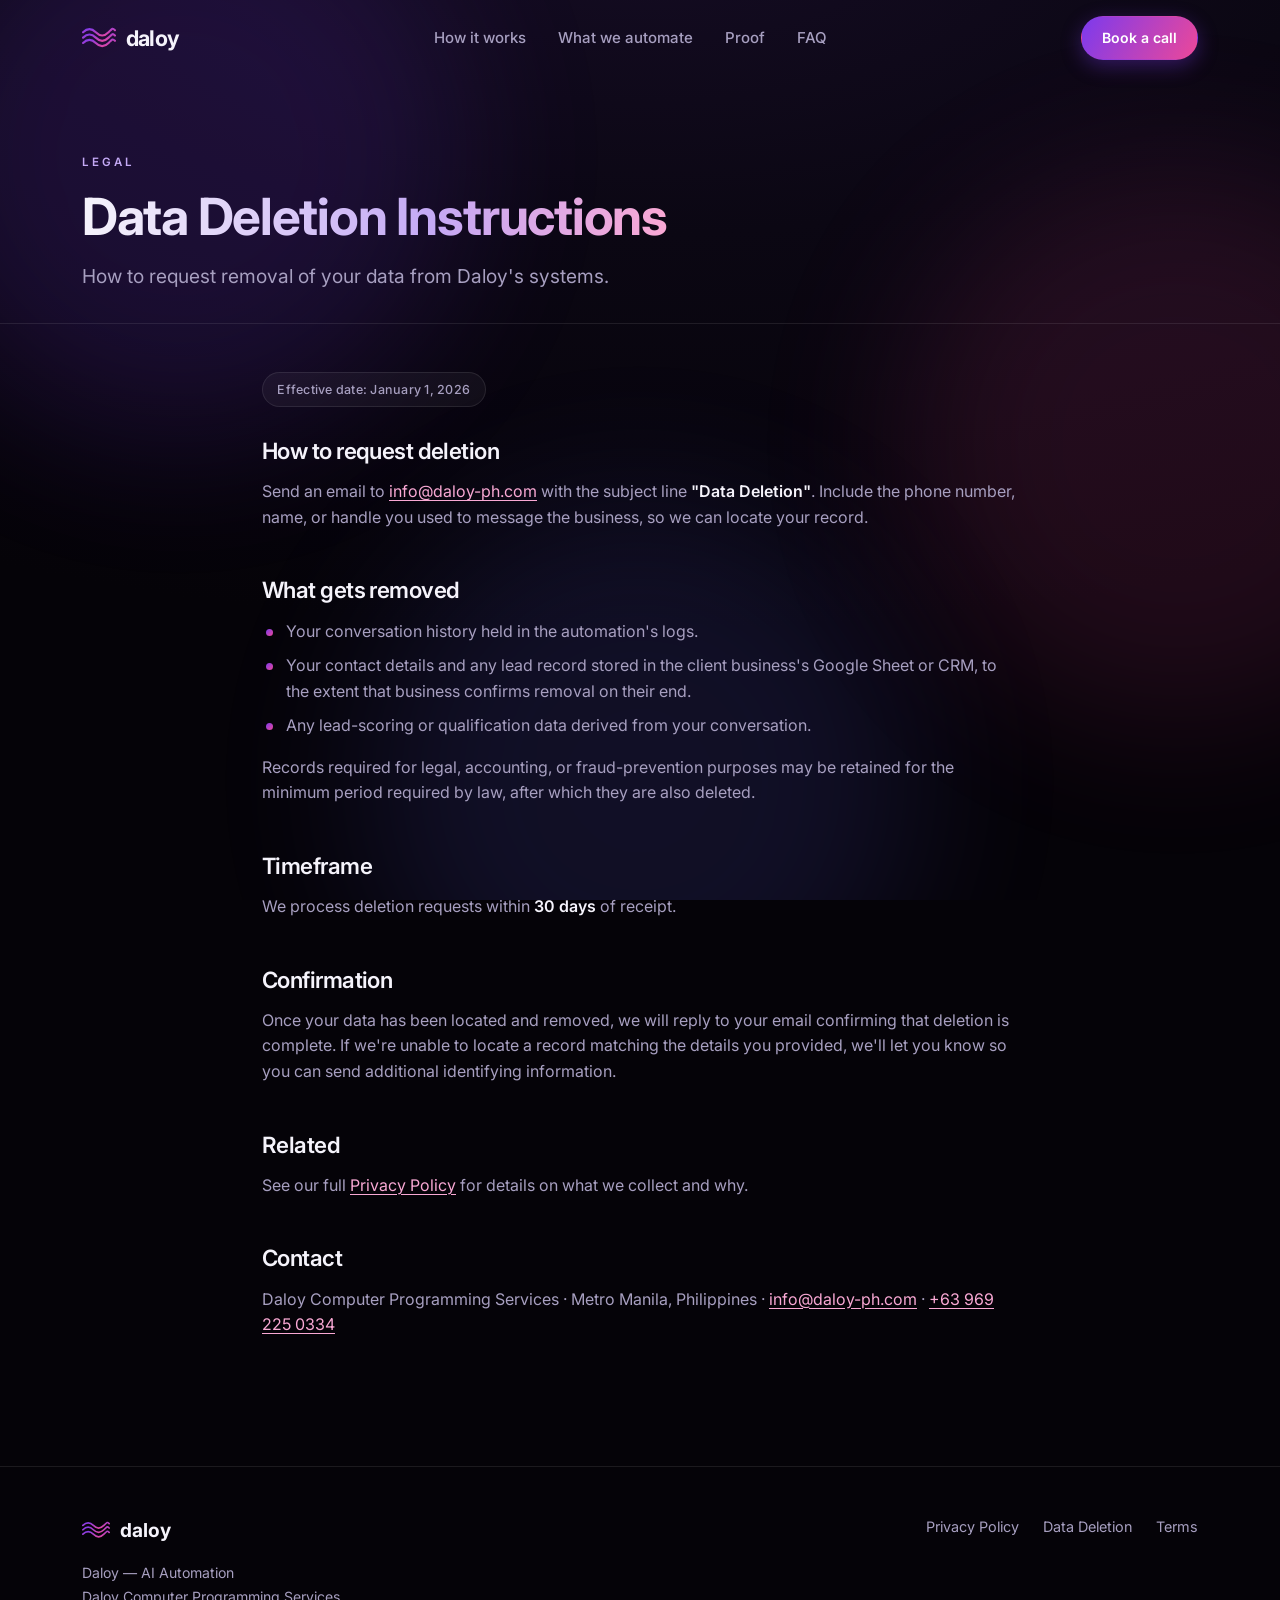
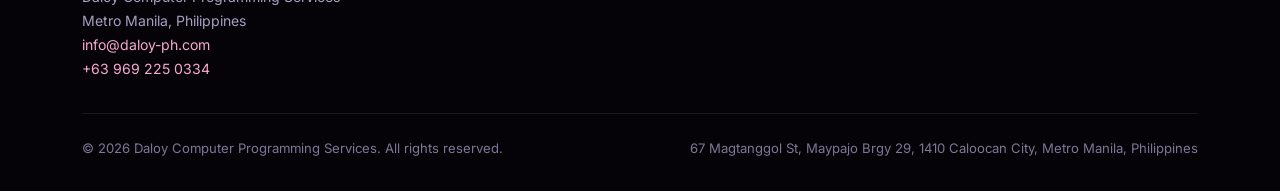
<file: daloy-data-deletion.html>
<!doctype html>
<html lang="en">
  <head>
    <meta charset="UTF-8" />
    <meta name="viewport" content="width=device-width, initial-scale=1" />
    <title>Data Deletion Instructions — Daloy</title>
    <meta name="description" content="How to request deletion of your data collected by Daloy's Messenger, Instagram, and Viber automations." />
    <link rel="canonical" href="https://daloy-ph.com/daloy-data-deletion.html" />

    <!-- META DOMAIN VERIFICATION: paste <meta name="facebook-domain-verification" content="REPLACE_ME"> here -->
    <meta name="facebook-domain-verification" content="6bi8495b9tn5n3wtzix0ef4y4f5pwb" />

    <link rel="icon" href="assets/favicon.svg" type="image/svg+xml" />
    <link rel="preconnect" href="https://fonts.googleapis.com" />
    <link rel="preconnect" href="https://fonts.gstatic.com" crossorigin />
    <link
      href="https://fonts.googleapis.com/css2?family=Inter:wght@300;400;500;600;700&display=swap"
      rel="stylesheet"
    />
    <link rel="stylesheet" href="styles-v2.css?v=20260718b" />
  </head>
  <body>
    <a class="skip-link" href="#main">Skip to content</a>

    <!-- Ambient cinematic background -->
    <div class="bg-field" aria-hidden="true">
      <div class="blob blob-1"></div>
      <div class="blob blob-2"></div>
      <div class="blob blob-3"></div>
    </div>

    <!-- Shared SVG gradient def for the wave mark -->
    <svg width="0" height="0" style="position: absolute" aria-hidden="true">
      <defs>
        <linearGradient id="daloyGrad" x1="0" y1="0" x2="1" y2="1">
          <stop offset="0%" stop-color="#7C3AED" />
          <stop offset="100%" stop-color="#EC4899" />
        </linearGradient>
      </defs>
    </svg>

    <header class="site-header is-scrolled">
      <div class="container nav-inner">
        <a class="brand" href="index.html" aria-label="Daloy home">
          <svg class="daloy-mark" viewBox="0 0 64 40" xmlns="http://www.w3.org/2000/svg" aria-hidden="true">
            <path class="wave" d="M2 10 C 10 2, 18 2, 26 10 S 42 18, 50 10 S 58 2, 62 6" fill="none" stroke-width="4" stroke-linecap="round" />
            <path class="wave" d="M2 20 C 10 12, 18 12, 26 20 S 42 28, 50 20 S 58 12, 62 16" fill="none" stroke-width="4" stroke-linecap="round" />
            <path class="wave" d="M2 30 C 10 22, 18 22, 26 30 S 42 38, 50 30 S 58 22, 62 26" fill="none" stroke-width="4" stroke-linecap="round" />
          </svg>
          <span>daloy</span>
        </a>

        <nav class="nav-links" aria-label="Primary">
          <a href="index.html#how-it-works">How it works</a>
          <a href="index.html#what-we-automate">What we automate</a>
          <a href="index.html#proof">Proof</a>
          <a href="index.html#faq">FAQ</a>
        </nav>

        <div class="nav-actions">
          <a class="btn btn-nav" href="index.html#final-cta">Book a call</a>
          <button class="hamburger" aria-label="Open menu" aria-expanded="false" aria-controls="mobile-nav">
            <span></span><span></span><span></span>
          </button>
        </div>
      </div>
    </header>

    <div class="mobile-nav" id="mobile-nav">
      <button class="mobile-nav-close" aria-label="Close menu">
        <svg width="26" height="26" viewBox="0 0 24 24" fill="none" stroke="currentColor" stroke-width="2" stroke-linecap="round">
          <path d="M6 6l12 12M18 6L6 18" />
        </svg>
      </button>
      <a href="index.html#how-it-works">How it works</a>
      <a href="index.html#what-we-automate">What we automate</a>
      <a href="index.html#proof">Proof</a>
      <a href="index.html#faq">FAQ</a>
      <a class="btn btn-primary" href="index.html#final-cta">Book a call</a>
    </div>

    <section class="legal-hero">
      <div class="container">
        <span class="eyebrow">Legal</span>
        <h1><span class="glow-text">Data Deletion Instructions</span></h1>
        <p class="lede">How to request removal of your data from Daloy's systems.</p>
      </div>
    </section>

    <main id="main" class="legal-body">
      <div class="container">
        <span class="legal-updated">Effective date: January 1, 2026</span>

        <h2>How to request deletion</h2>
        <p>Send an email to <a href="mailto:info@daloy-ph.com?subject=Data%20Deletion">info@daloy-ph.com</a> with the subject line <strong>"Data Deletion"</strong>. Include the phone number, name, or handle you used to message the business, so we can locate your record.</p>

        <h2>What gets removed</h2>
        <ul>
          <li>Your conversation history held in the automation's logs.</li>
          <li>Your contact details and any lead record stored in the client business's Google Sheet or CRM, to the extent that business confirms removal on their end.</li>
          <li>Any lead-scoring or qualification data derived from your conversation.</li>
        </ul>
        <p>Records required for legal, accounting, or fraud-prevention purposes may be retained for the minimum period required by law, after which they are also deleted.</p>

        <h2>Timeframe</h2>
        <p>We process deletion requests within <strong>30 days</strong> of receipt.</p>

        <h2>Confirmation</h2>
        <p>Once your data has been located and removed, we will reply to your email confirming that deletion is complete. If we're unable to locate a record matching the details you provided, we'll let you know so you can send additional identifying information.</p>

        <h2>Related</h2>
        <p>See our full <a href="privacy.html">Privacy Policy</a> for details on what we collect and why.</p>

        <h2>Contact</h2>
        <p>Daloy Computer Programming Services · Metro Manila, Philippines · <a href="mailto:info@daloy-ph.com">info@daloy-ph.com</a> · <a href="tel:+639692250334">+63 969 225 0334</a></p>
      </div>
    </main>

    <footer class="site-footer">
      <div class="container">
        <div class="footer-top">
          <div>
            <div class="footer-brand">
              <svg class="daloy-mark" viewBox="0 0 64 40" xmlns="http://www.w3.org/2000/svg" aria-hidden="true" style="width: 28px">
                <path class="wave" d="M2 10 C 10 2, 18 2, 26 10 S 42 18, 50 10 S 58 2, 62 6" fill="none" stroke-width="4" stroke-linecap="round" />
                <path class="wave" d="M2 20 C 10 12, 18 12, 26 20 S 42 28, 50 20 S 58 12, 62 16" fill="none" stroke-width="4" stroke-linecap="round" />
                <path class="wave" d="M2 30 C 10 22, 18 22, 26 30 S 42 38, 50 30 S 58 22, 62 26" fill="none" stroke-width="4" stroke-linecap="round" />
              </svg>
              <span>daloy</span>
            </div>
            <p class="footer-meta">
              Daloy — AI Automation<br />
              Daloy Computer Programming Services<br />
              Metro Manila, Philippines<br />
              <a href="mailto:info@daloy-ph.com">info@daloy-ph.com</a><br />
              <a href="tel:+639692250334">+63 969 225 0334</a>
            </p>
          </div>

          <nav class="footer-links" aria-label="Legal">
            <a href="privacy.html">Privacy Policy</a>
            <a href="daloy-data-deletion.html">Data Deletion</a>
            <a href="terms.html">Terms</a>
          </nav>
        </div>

        <div class="footer-bottom">
          <span>© <span data-year>2026</span> Daloy Computer Programming Services. All rights reserved.</span>
          <span>67 Magtanggol St, Maypajo Brgy 29, 1410 Caloocan City, Metro Manila, Philippines</span>
        </div>
      </div>
    </footer>

    <script src="main-v2.js?v=20260718b" defer></script>
  </body>
</html>
</file>
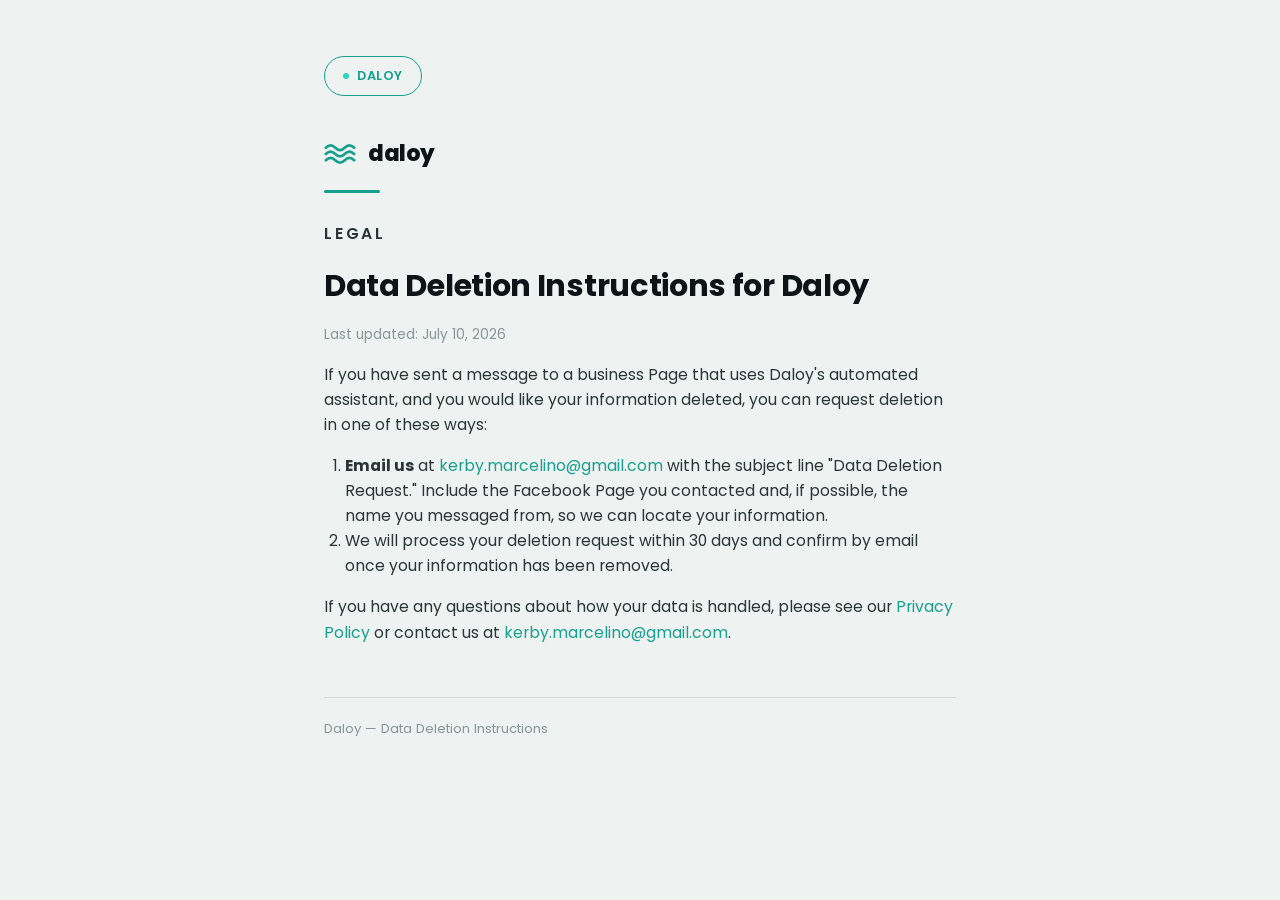
<file: data-deletion.html>
<!DOCTYPE html>
<html lang="en">
<head>
<meta charset="UTF-8">
<meta name="viewport" content="width=device-width, initial-scale=1.0">
<title>Data Deletion Instructions — Daloy</title>
<meta name="description" content="How to request deletion of your data from Daloy's automated Messenger assistant.">
<link rel="stylesheet" href="styles.css">
</head>
<body>
<div class="doc-page">

  <nav class="top-nav">
    <a class="pill" href="index.html"><span class="dot"></span>Daloy</a>
  </nav>

  <div class="brand-header">
    <svg class="wave-mark" width="32" height="22" viewBox="0 0 40 28" fill="none" xmlns="http://www.w3.org/2000/svg">
      <path d="M2 6c4-4 8-4 12 0s8 4 12 0 8-4 12 0" stroke-width="3.4" stroke-linecap="round"/>
      <path d="M2 14c4-4 8-4 12 0s8 4 12 0 8-4 12 0" stroke-width="3.4" stroke-linecap="round"/>
      <path d="M2 22c4-4 8-4 12 0s8 4 12 0 8-4 12 0" stroke-width="3.4" stroke-linecap="round"/>
    </svg>
    <span class="wordmark">daloy</span>
  </div>
  <div class="brand-rule"></div>

  <p class="eyebrow">Legal</p>
  <h1>Data Deletion Instructions for Daloy</h1>
  <p class="updated">Last updated: July 10, 2026</p>

  <p>If you have sent a message to a business Page that uses Daloy's automated assistant, and you would like your information deleted, you can request deletion in one of these ways:</p>

  <ol>
    <li><strong>Email us</strong> at <a href="mailto:kerby.marcelino@gmail.com">kerby.marcelino@gmail.com</a> with the subject line "Data Deletion Request." Include the Facebook Page you contacted and, if possible, the name you messaged from, so we can locate your information.</li>
    <li>We will process your deletion request within 30 days and confirm by email once your information has been removed.</li>
  </ol>

  <p>If you have any questions about how your data is handled, please see our <a href="privacy-policy.html">Privacy Policy</a> or contact us at <a href="mailto:kerby.marcelino@gmail.com">kerby.marcelino@gmail.com</a>.</p>

  <footer>Daloy — Data Deletion Instructions</footer>
</div>
</body>
</html>
</file>
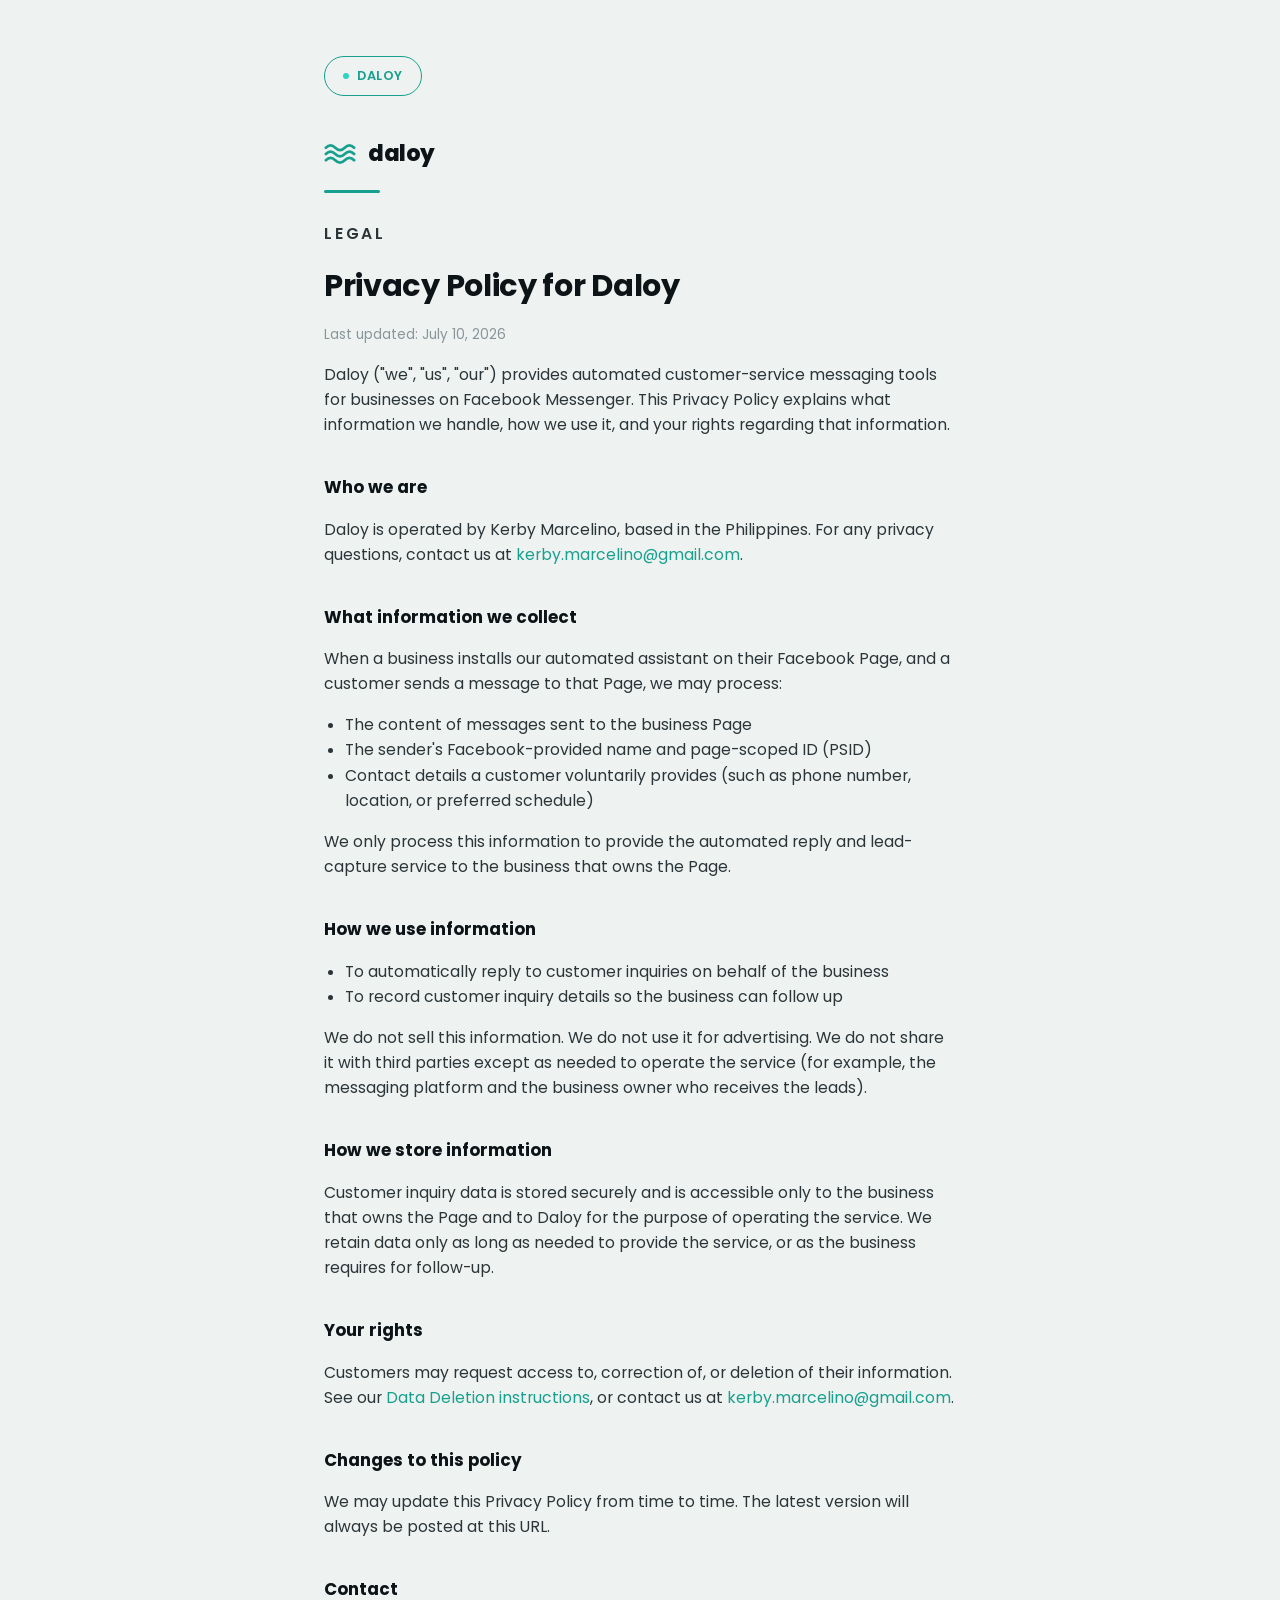
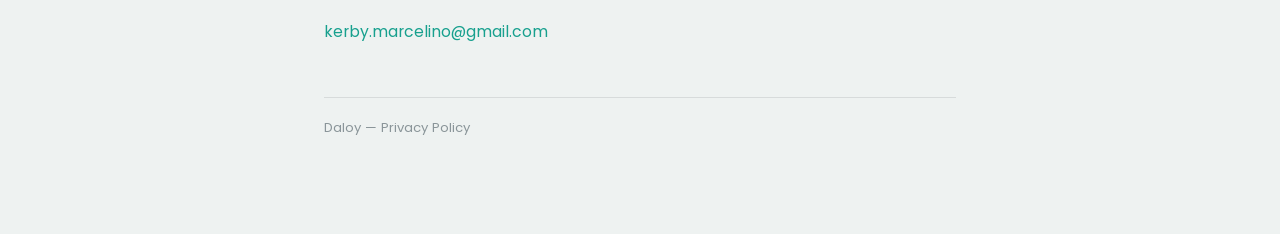
<file: privacy-policy.html>
<!DOCTYPE html>
<html lang="en">
<head>
<meta charset="UTF-8">
<meta name="viewport" content="width=device-width, initial-scale=1.0">
<title>Privacy Policy — Daloy</title>
<meta name="description" content="Privacy Policy for Daloy's automated customer-service messaging tools.">
<link rel="stylesheet" href="styles.css">
</head>
<body>
<div class="doc-page">

  <nav class="top-nav">
    <a class="pill" href="index.html"><span class="dot"></span>Daloy</a>
  </nav>

  <div class="brand-header">
    <svg class="wave-mark" width="32" height="22" viewBox="0 0 40 28" fill="none" xmlns="http://www.w3.org/2000/svg">
      <path d="M2 6c4-4 8-4 12 0s8 4 12 0 8-4 12 0" stroke-width="3.4" stroke-linecap="round"/>
      <path d="M2 14c4-4 8-4 12 0s8 4 12 0 8-4 12 0" stroke-width="3.4" stroke-linecap="round"/>
      <path d="M2 22c4-4 8-4 12 0s8 4 12 0 8-4 12 0" stroke-width="3.4" stroke-linecap="round"/>
    </svg>
    <span class="wordmark">daloy</span>
  </div>
  <div class="brand-rule"></div>

  <p class="eyebrow">Legal</p>
  <h1>Privacy Policy for Daloy</h1>
  <p class="updated">Last updated: July 10, 2026</p>

  <p>Daloy ("we", "us", "our") provides automated customer-service messaging tools for businesses on Facebook Messenger. This Privacy Policy explains what information we handle, how we use it, and your rights regarding that information.</p>

  <h2>Who we are</h2>
  <p>Daloy is operated by Kerby Marcelino, based in the Philippines. For any privacy questions, contact us at <a href="mailto:kerby.marcelino@gmail.com">kerby.marcelino@gmail.com</a>.</p>

  <h2>What information we collect</h2>
  <p>When a business installs our automated assistant on their Facebook Page, and a customer sends a message to that Page, we may process:</p>
  <ul>
    <li>The content of messages sent to the business Page</li>
    <li>The sender's Facebook-provided name and page-scoped ID (PSID)</li>
    <li>Contact details a customer voluntarily provides (such as phone number, location, or preferred schedule)</li>
  </ul>
  <p>We only process this information to provide the automated reply and lead-capture service to the business that owns the Page.</p>

  <h2>How we use information</h2>
  <ul>
    <li>To automatically reply to customer inquiries on behalf of the business</li>
    <li>To record customer inquiry details so the business can follow up</li>
  </ul>
  <p>We do not sell this information. We do not use it for advertising. We do not share it with third parties except as needed to operate the service (for example, the messaging platform and the business owner who receives the leads).</p>

  <h2>How we store information</h2>
  <p>Customer inquiry data is stored securely and is accessible only to the business that owns the Page and to Daloy for the purpose of operating the service. We retain data only as long as needed to provide the service, or as the business requires for follow-up.</p>

  <h2>Your rights</h2>
  <p>Customers may request access to, correction of, or deletion of their information. See our <a href="data-deletion.html">Data Deletion instructions</a>, or contact us at <a href="mailto:kerby.marcelino@gmail.com">kerby.marcelino@gmail.com</a>.</p>

  <h2>Changes to this policy</h2>
  <p>We may update this Privacy Policy from time to time. The latest version will always be posted at this URL.</p>

  <h2>Contact</h2>
  <p><a href="mailto:kerby.marcelino@gmail.com">kerby.marcelino@gmail.com</a></p>

  <footer>Daloy — Privacy Policy</footer>
</div>
</body>
</html>
</file>
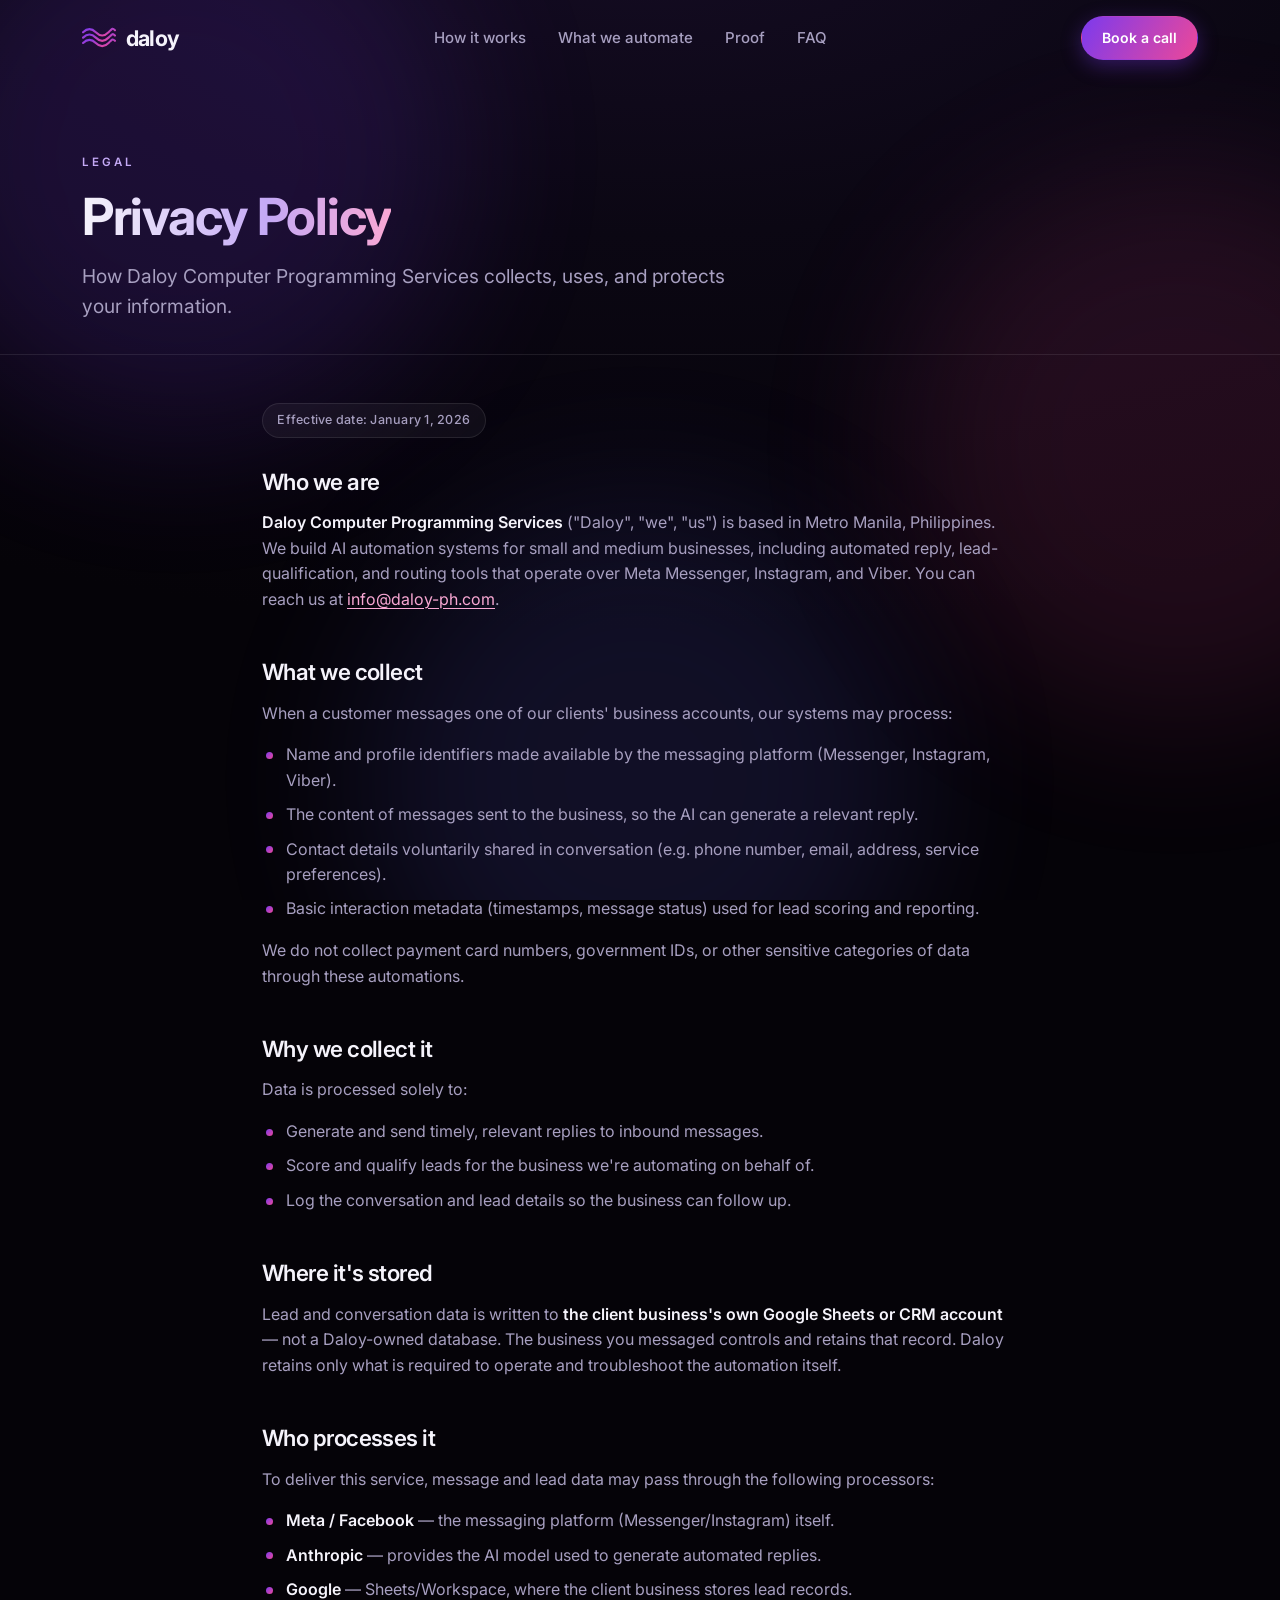
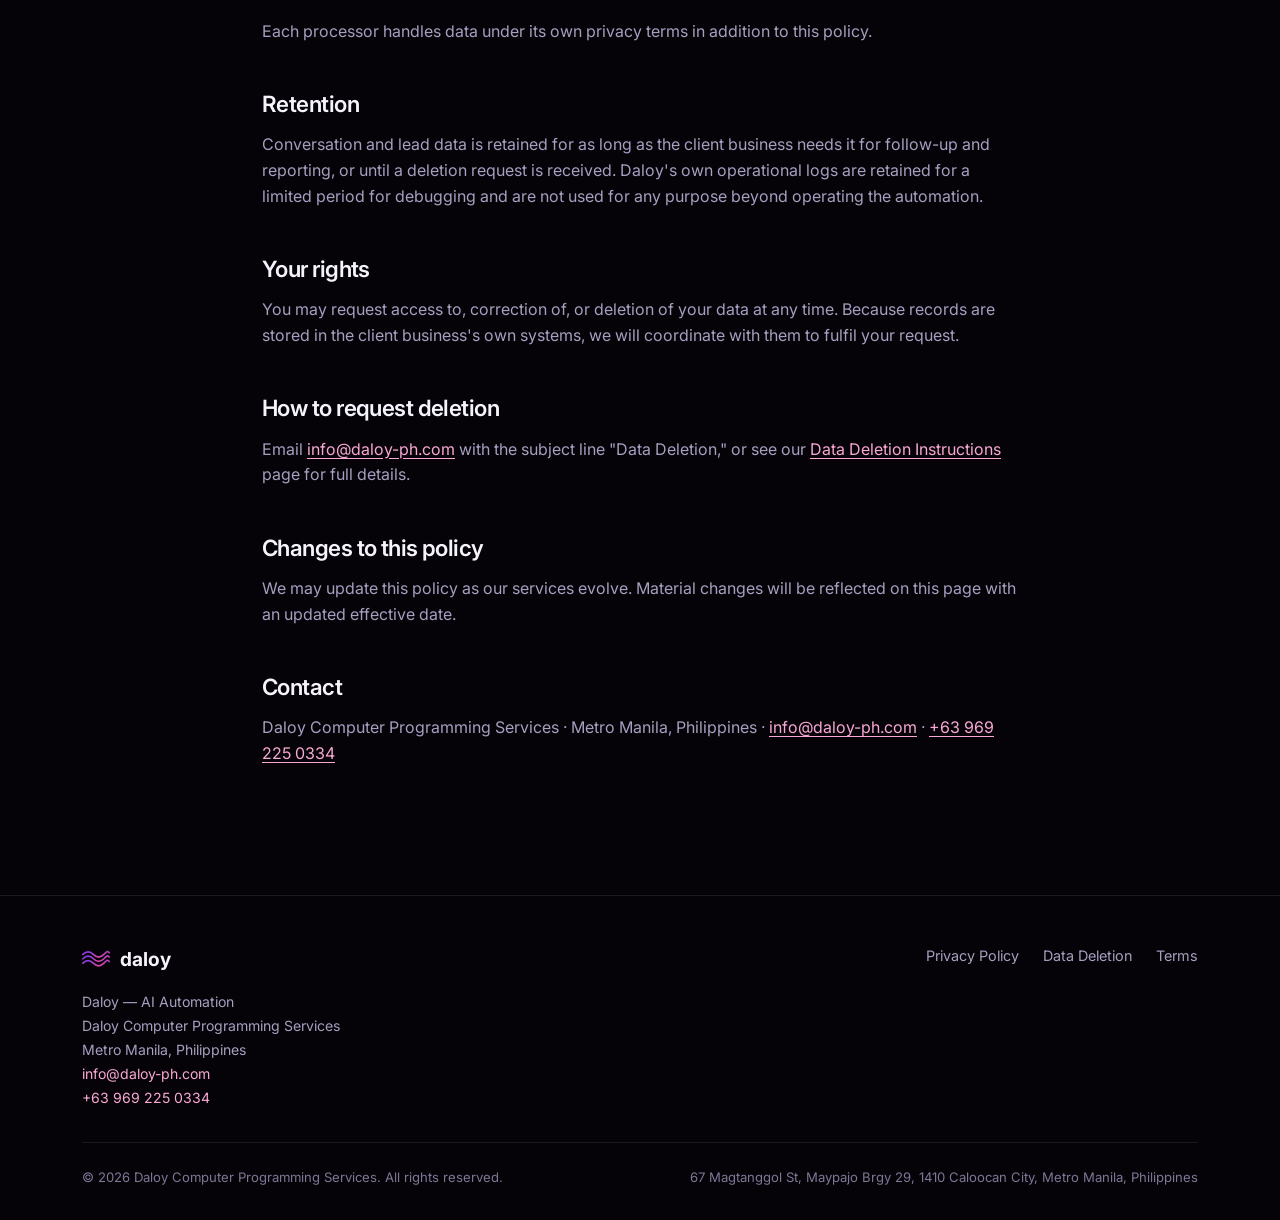
<file: privacy.html>
<!doctype html>
<html lang="en">
  <head>
    <meta charset="UTF-8" />
    <meta name="viewport" content="width=device-width, initial-scale=1" />
    <title>Privacy Policy — Daloy</title>
    <meta
      name="description"
      content="Daloy's privacy policy: what data we collect via Messenger, Instagram, and Viber, how it's used and stored, and your rights."
    />
    <link rel="canonical" href="https://daloy-ph.com/privacy.html" />

    <!-- META DOMAIN VERIFICATION: paste <meta name="facebook-domain-verification" content="REPLACE_ME"> here -->
    <meta name="facebook-domain-verification" content="6bi8495b9tn5n3wtzix0ef4y4f5pwb" />

    <link rel="icon" href="assets/favicon.svg" type="image/svg+xml" />
    <link rel="preconnect" href="https://fonts.googleapis.com" />
    <link rel="preconnect" href="https://fonts.gstatic.com" crossorigin />
    <link
      href="https://fonts.googleapis.com/css2?family=Inter:wght@300;400;500;600;700&display=swap"
      rel="stylesheet"
    />
    <link rel="stylesheet" href="styles-v2.css?v=20260718b" />
  </head>
  <body>
    <a class="skip-link" href="#main">Skip to content</a>

    <!-- Ambient cinematic background -->
    <div class="bg-field" aria-hidden="true">
      <div class="blob blob-1"></div>
      <div class="blob blob-2"></div>
      <div class="blob blob-3"></div>
    </div>

    <!-- Shared SVG gradient def for the wave mark -->
    <svg width="0" height="0" style="position: absolute" aria-hidden="true">
      <defs>
        <linearGradient id="daloyGrad" x1="0" y1="0" x2="1" y2="1">
          <stop offset="0%" stop-color="#7C3AED" />
          <stop offset="100%" stop-color="#EC4899" />
        </linearGradient>
      </defs>
    </svg>

    <header class="site-header is-scrolled">
      <div class="container nav-inner">
        <a class="brand" href="index.html" aria-label="Daloy home">
          <svg class="daloy-mark" viewBox="0 0 64 40" xmlns="http://www.w3.org/2000/svg" aria-hidden="true">
            <path class="wave" d="M2 10 C 10 2, 18 2, 26 10 S 42 18, 50 10 S 58 2, 62 6" fill="none" stroke-width="4" stroke-linecap="round" />
            <path class="wave" d="M2 20 C 10 12, 18 12, 26 20 S 42 28, 50 20 S 58 12, 62 16" fill="none" stroke-width="4" stroke-linecap="round" />
            <path class="wave" d="M2 30 C 10 22, 18 22, 26 30 S 42 38, 50 30 S 58 22, 62 26" fill="none" stroke-width="4" stroke-linecap="round" />
          </svg>
          <span>daloy</span>
        </a>

        <nav class="nav-links" aria-label="Primary">
          <a href="index.html#how-it-works">How it works</a>
          <a href="index.html#what-we-automate">What we automate</a>
          <a href="index.html#proof">Proof</a>
          <a href="index.html#faq">FAQ</a>
        </nav>

        <div class="nav-actions">
          <a class="btn btn-nav" href="index.html#final-cta">Book a call</a>
          <button class="hamburger" aria-label="Open menu" aria-expanded="false" aria-controls="mobile-nav">
            <span></span><span></span><span></span>
          </button>
        </div>
      </div>
    </header>

    <div class="mobile-nav" id="mobile-nav">
      <button class="mobile-nav-close" aria-label="Close menu">
        <svg width="26" height="26" viewBox="0 0 24 24" fill="none" stroke="currentColor" stroke-width="2" stroke-linecap="round">
          <path d="M6 6l12 12M18 6L6 18" />
        </svg>
      </button>
      <a href="index.html#how-it-works">How it works</a>
      <a href="index.html#what-we-automate">What we automate</a>
      <a href="index.html#proof">Proof</a>
      <a href="index.html#faq">FAQ</a>
      <a class="btn btn-primary" href="index.html#final-cta">Book a call</a>
    </div>

    <section class="legal-hero">
      <div class="container">
        <span class="eyebrow">Legal</span>
        <h1><span class="glow-text">Privacy Policy</span></h1>
        <p class="lede">How Daloy Computer Programming Services collects, uses, and protects your information.</p>
      </div>
    </section>

    <main id="main" class="legal-body">
      <div class="container">
        <span class="legal-updated">Effective date: January 1, 2026</span>

        <h2>Who we are</h2>
        <p><strong>Daloy Computer Programming Services</strong> ("Daloy", "we", "us") is based in Metro Manila, Philippines. We build AI automation systems for small and medium businesses, including automated reply, lead-qualification, and routing tools that operate over Meta Messenger, Instagram, and Viber. You can reach us at <a href="mailto:info@daloy-ph.com">info@daloy-ph.com</a>.</p>

        <h2>What we collect</h2>
        <p>When a customer messages one of our clients' business accounts, our systems may process:</p>
        <ul>
          <li>Name and profile identifiers made available by the messaging platform (Messenger, Instagram, Viber).</li>
          <li>The content of messages sent to the business, so the AI can generate a relevant reply.</li>
          <li>Contact details voluntarily shared in conversation (e.g. phone number, email, address, service preferences).</li>
          <li>Basic interaction metadata (timestamps, message status) used for lead scoring and reporting.</li>
        </ul>
        <p>We do not collect payment card numbers, government IDs, or other sensitive categories of data through these automations.</p>

        <h2>Why we collect it</h2>
        <p>Data is processed solely to:</p>
        <ul>
          <li>Generate and send timely, relevant replies to inbound messages.</li>
          <li>Score and qualify leads for the business we're automating on behalf of.</li>
          <li>Log the conversation and lead details so the business can follow up.</li>
        </ul>

        <h2>Where it's stored</h2>
        <p>Lead and conversation data is written to <strong>the client business's own Google Sheets or CRM account</strong> — not a Daloy-owned database. The business you messaged controls and retains that record. Daloy retains only what is required to operate and troubleshoot the automation itself.</p>

        <h2>Who processes it</h2>
        <p>To deliver this service, message and lead data may pass through the following processors:</p>
        <ul>
          <li><strong>Meta / Facebook</strong> — the messaging platform (Messenger/Instagram) itself.</li>
          <li><strong>Anthropic</strong> — provides the AI model used to generate automated replies.</li>
          <li><strong>Google</strong> — Sheets/Workspace, where the client business stores lead records.</li>
        </ul>
        <p>Each processor handles data under its own privacy terms in addition to this policy.</p>

        <h2>Retention</h2>
        <p>Conversation and lead data is retained for as long as the client business needs it for follow-up and reporting, or until a deletion request is received. Daloy's own operational logs are retained for a limited period for debugging and are not used for any purpose beyond operating the automation.</p>

        <h2>Your rights</h2>
        <p>You may request access to, correction of, or deletion of your data at any time. Because records are stored in the client business's own systems, we will coordinate with them to fulfil your request.</p>

        <h2>How to request deletion</h2>
        <p>Email <a href="mailto:info@daloy-ph.com">info@daloy-ph.com</a> with the subject line "Data Deletion," or see our <a href="daloy-data-deletion.html">Data Deletion Instructions</a> page for full details.</p>

        <h2>Changes to this policy</h2>
        <p>We may update this policy as our services evolve. Material changes will be reflected on this page with an updated effective date.</p>

        <h2>Contact</h2>
        <p>Daloy Computer Programming Services · Metro Manila, Philippines · <a href="mailto:info@daloy-ph.com">info@daloy-ph.com</a> · <a href="tel:+639692250334">+63 969 225 0334</a></p>
      </div>
    </main>

    <footer class="site-footer">
      <div class="container">
        <div class="footer-top">
          <div>
            <div class="footer-brand">
              <svg class="daloy-mark" viewBox="0 0 64 40" xmlns="http://www.w3.org/2000/svg" aria-hidden="true" style="width: 28px">
                <path class="wave" d="M2 10 C 10 2, 18 2, 26 10 S 42 18, 50 10 S 58 2, 62 6" fill="none" stroke-width="4" stroke-linecap="round" />
                <path class="wave" d="M2 20 C 10 12, 18 12, 26 20 S 42 28, 50 20 S 58 12, 62 16" fill="none" stroke-width="4" stroke-linecap="round" />
                <path class="wave" d="M2 30 C 10 22, 18 22, 26 30 S 42 38, 50 30 S 58 22, 62 26" fill="none" stroke-width="4" stroke-linecap="round" />
              </svg>
              <span>daloy</span>
            </div>
            <p class="footer-meta">
              Daloy — AI Automation<br />
              Daloy Computer Programming Services<br />
              Metro Manila, Philippines<br />
              <a href="mailto:info@daloy-ph.com">info@daloy-ph.com</a><br />
              <a href="tel:+639692250334">+63 969 225 0334</a>
            </p>
          </div>

          <nav class="footer-links" aria-label="Legal">
            <a href="privacy.html">Privacy Policy</a>
            <a href="daloy-data-deletion.html">Data Deletion</a>
            <a href="terms.html">Terms</a>
          </nav>
        </div>

        <div class="footer-bottom">
          <span>© <span data-year>2026</span> Daloy Computer Programming Services. All rights reserved.</span>
          <span>67 Magtanggol St, Maypajo Brgy 29, 1410 Caloocan City, Metro Manila, Philippines</span>
        </div>
      </div>
    </footer>

    <script src="main-v2.js?v=20260718b" defer></script>
  </body>
</html>
</file>
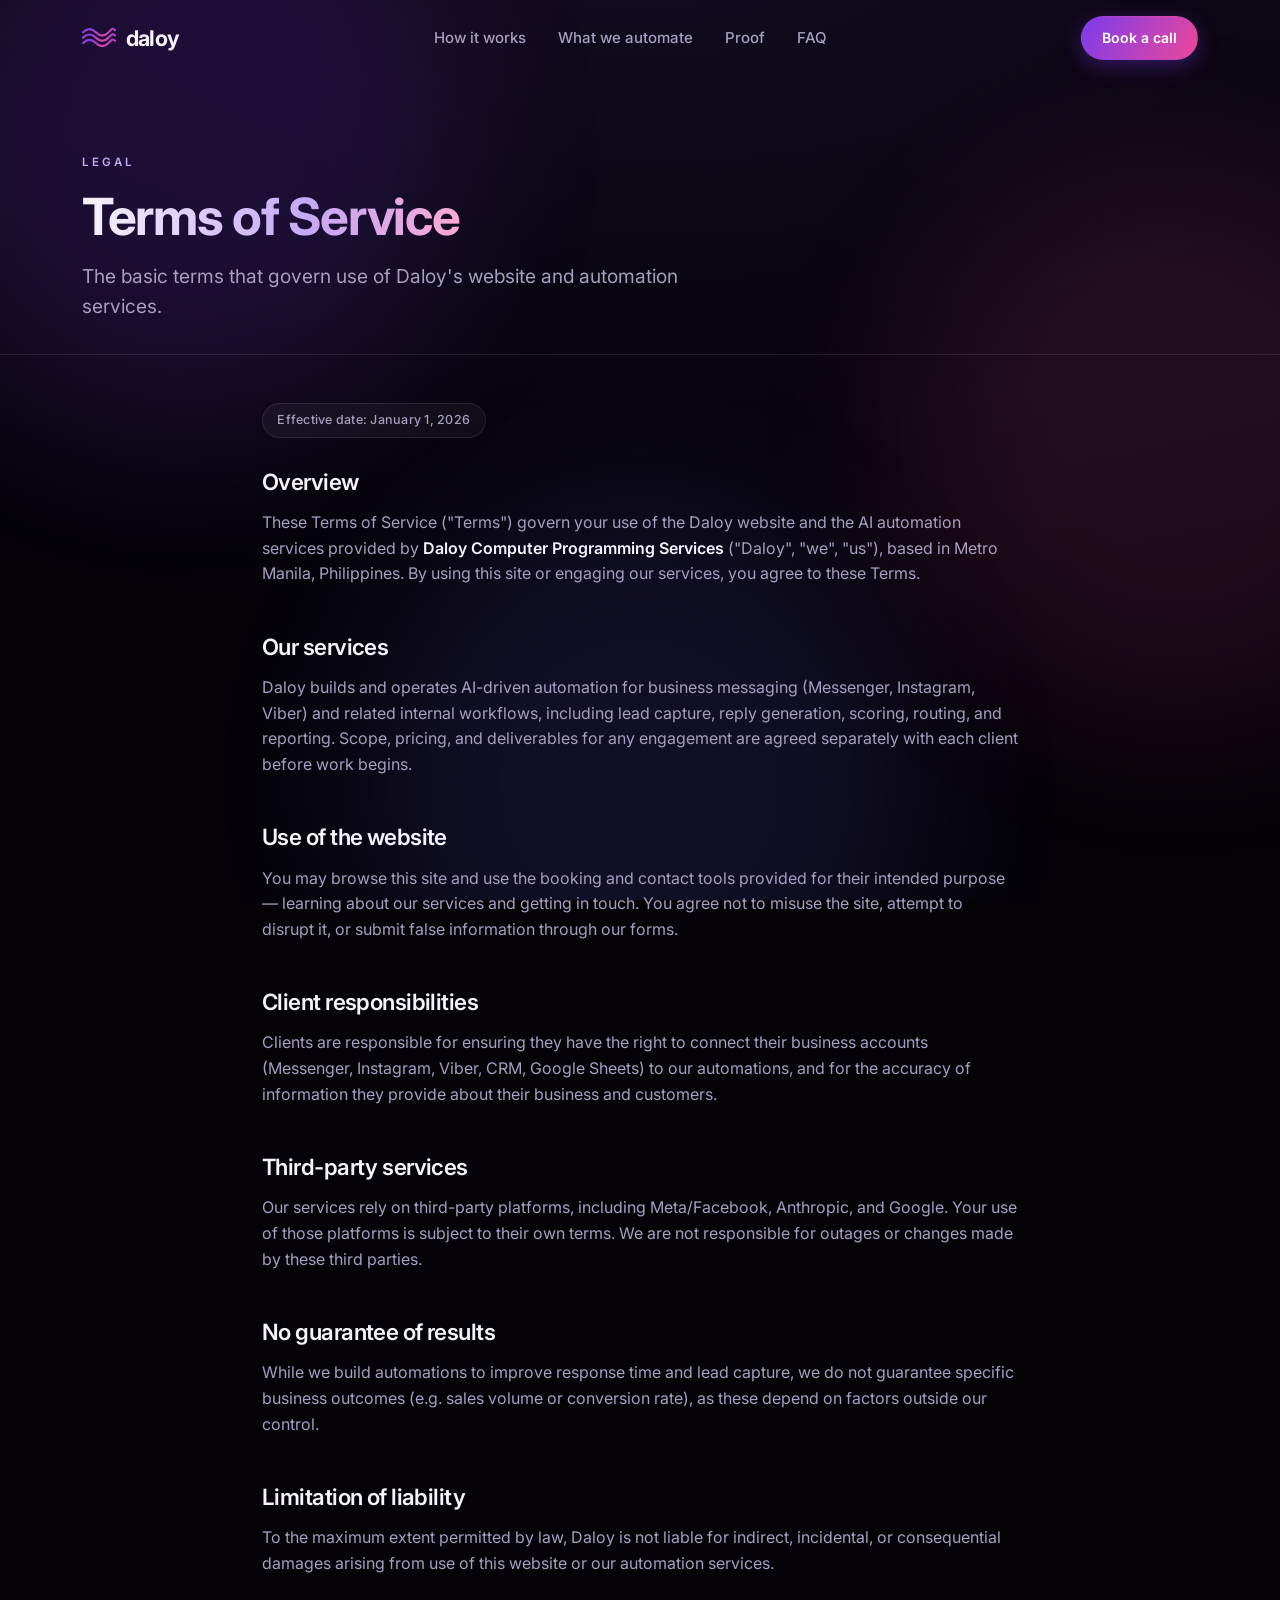
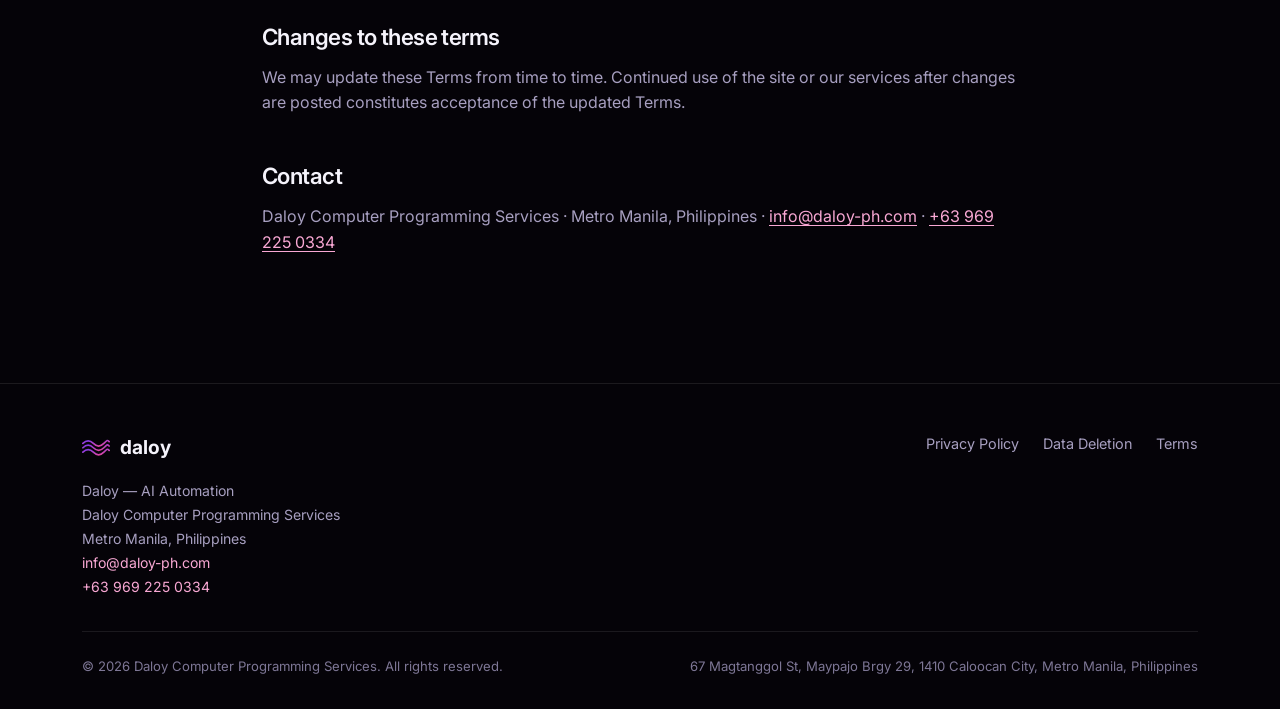
<file: terms.html>
<!doctype html>
<html lang="en">
  <head>
    <meta charset="UTF-8" />
    <meta name="viewport" content="width=device-width, initial-scale=1" />
    <title>Terms of Service — Daloy</title>
    <meta name="description" content="Terms of service for Daloy Computer Programming Services' AI automation offerings." />
    <link rel="canonical" href="https://daloy-ph.com/terms.html" />

    <!-- META DOMAIN VERIFICATION: paste <meta name="facebook-domain-verification" content="REPLACE_ME"> here -->
    <meta name="facebook-domain-verification" content="6bi8495b9tn5n3wtzix0ef4y4f5pwb" />

    <link rel="icon" href="assets/favicon.svg" type="image/svg+xml" />
    <link rel="preconnect" href="https://fonts.googleapis.com" />
    <link rel="preconnect" href="https://fonts.gstatic.com" crossorigin />
    <link
      href="https://fonts.googleapis.com/css2?family=Inter:wght@300;400;500;600;700&display=swap"
      rel="stylesheet"
    />
    <link rel="stylesheet" href="styles-v2.css?v=20260718b" />
  </head>
  <body>
    <a class="skip-link" href="#main">Skip to content</a>

    <!-- Ambient cinematic background -->
    <div class="bg-field" aria-hidden="true">
      <div class="blob blob-1"></div>
      <div class="blob blob-2"></div>
      <div class="blob blob-3"></div>
    </div>

    <!-- Shared SVG gradient def for the wave mark -->
    <svg width="0" height="0" style="position: absolute" aria-hidden="true">
      <defs>
        <linearGradient id="daloyGrad" x1="0" y1="0" x2="1" y2="1">
          <stop offset="0%" stop-color="#7C3AED" />
          <stop offset="100%" stop-color="#EC4899" />
        </linearGradient>
      </defs>
    </svg>

    <header class="site-header is-scrolled">
      <div class="container nav-inner">
        <a class="brand" href="index.html" aria-label="Daloy home">
          <svg class="daloy-mark" viewBox="0 0 64 40" xmlns="http://www.w3.org/2000/svg" aria-hidden="true">
            <path class="wave" d="M2 10 C 10 2, 18 2, 26 10 S 42 18, 50 10 S 58 2, 62 6" fill="none" stroke-width="4" stroke-linecap="round" />
            <path class="wave" d="M2 20 C 10 12, 18 12, 26 20 S 42 28, 50 20 S 58 12, 62 16" fill="none" stroke-width="4" stroke-linecap="round" />
            <path class="wave" d="M2 30 C 10 22, 18 22, 26 30 S 42 38, 50 30 S 58 22, 62 26" fill="none" stroke-width="4" stroke-linecap="round" />
          </svg>
          <span>daloy</span>
        </a>

        <nav class="nav-links" aria-label="Primary">
          <a href="index.html#how-it-works">How it works</a>
          <a href="index.html#what-we-automate">What we automate</a>
          <a href="index.html#proof">Proof</a>
          <a href="index.html#faq">FAQ</a>
        </nav>

        <div class="nav-actions">
          <a class="btn btn-nav" href="index.html#final-cta">Book a call</a>
          <button class="hamburger" aria-label="Open menu" aria-expanded="false" aria-controls="mobile-nav">
            <span></span><span></span><span></span>
          </button>
        </div>
      </div>
    </header>

    <div class="mobile-nav" id="mobile-nav">
      <button class="mobile-nav-close" aria-label="Close menu">
        <svg width="26" height="26" viewBox="0 0 24 24" fill="none" stroke="currentColor" stroke-width="2" stroke-linecap="round">
          <path d="M6 6l12 12M18 6L6 18" />
        </svg>
      </button>
      <a href="index.html#how-it-works">How it works</a>
      <a href="index.html#what-we-automate">What we automate</a>
      <a href="index.html#proof">Proof</a>
      <a href="index.html#faq">FAQ</a>
      <a class="btn btn-primary" href="index.html#final-cta">Book a call</a>
    </div>

    <section class="legal-hero">
      <div class="container">
        <span class="eyebrow">Legal</span>
        <h1><span class="glow-text">Terms of Service</span></h1>
        <p class="lede">The basic terms that govern use of Daloy's website and automation services.</p>
      </div>
    </section>

    <main id="main" class="legal-body">
      <div class="container">
        <span class="legal-updated">Effective date: January 1, 2026</span>

        <h2>Overview</h2>
        <p>These Terms of Service ("Terms") govern your use of the Daloy website and the AI automation services provided by <strong>Daloy Computer Programming Services</strong> ("Daloy", "we", "us"), based in Metro Manila, Philippines. By using this site or engaging our services, you agree to these Terms.</p>

        <h2>Our services</h2>
        <p>Daloy builds and operates AI-driven automation for business messaging (Messenger, Instagram, Viber) and related internal workflows, including lead capture, reply generation, scoring, routing, and reporting. Scope, pricing, and deliverables for any engagement are agreed separately with each client before work begins.</p>

        <h2>Use of the website</h2>
        <p>You may browse this site and use the booking and contact tools provided for their intended purpose — learning about our services and getting in touch. You agree not to misuse the site, attempt to disrupt it, or submit false information through our forms.</p>

        <h2>Client responsibilities</h2>
        <p>Clients are responsible for ensuring they have the right to connect their business accounts (Messenger, Instagram, Viber, CRM, Google Sheets) to our automations, and for the accuracy of information they provide about their business and customers.</p>

        <h2>Third-party services</h2>
        <p>Our services rely on third-party platforms, including Meta/Facebook, Anthropic, and Google. Your use of those platforms is subject to their own terms. We are not responsible for outages or changes made by these third parties.</p>

        <h2>No guarantee of results</h2>
        <p>While we build automations to improve response time and lead capture, we do not guarantee specific business outcomes (e.g. sales volume or conversion rate), as these depend on factors outside our control.</p>

        <h2>Limitation of liability</h2>
        <p>To the maximum extent permitted by law, Daloy is not liable for indirect, incidental, or consequential damages arising from use of this website or our automation services.</p>

        <h2>Changes to these terms</h2>
        <p>We may update these Terms from time to time. Continued use of the site or our services after changes are posted constitutes acceptance of the updated Terms.</p>

        <h2>Contact</h2>
        <p>Daloy Computer Programming Services · Metro Manila, Philippines · <a href="mailto:info@daloy-ph.com">info@daloy-ph.com</a> · <a href="tel:+639692250334">+63 969 225 0334</a></p>
      </div>
    </main>

    <footer class="site-footer">
      <div class="container">
        <div class="footer-top">
          <div>
            <div class="footer-brand">
              <svg class="daloy-mark" viewBox="0 0 64 40" xmlns="http://www.w3.org/2000/svg" aria-hidden="true" style="width: 28px">
                <path class="wave" d="M2 10 C 10 2, 18 2, 26 10 S 42 18, 50 10 S 58 2, 62 6" fill="none" stroke-width="4" stroke-linecap="round" />
                <path class="wave" d="M2 20 C 10 12, 18 12, 26 20 S 42 28, 50 20 S 58 12, 62 16" fill="none" stroke-width="4" stroke-linecap="round" />
                <path class="wave" d="M2 30 C 10 22, 18 22, 26 30 S 42 38, 50 30 S 58 22, 62 26" fill="none" stroke-width="4" stroke-linecap="round" />
              </svg>
              <span>daloy</span>
            </div>
            <p class="footer-meta">
              Daloy — AI Automation<br />
              Daloy Computer Programming Services<br />
              Metro Manila, Philippines<br />
              <a href="mailto:info@daloy-ph.com">info@daloy-ph.com</a><br />
              <a href="tel:+639692250334">+63 969 225 0334</a>
            </p>
          </div>

          <nav class="footer-links" aria-label="Legal">
            <a href="privacy.html">Privacy Policy</a>
            <a href="daloy-data-deletion.html">Data Deletion</a>
            <a href="terms.html">Terms</a>
          </nav>
        </div>

        <div class="footer-bottom">
          <span>© <span data-year>2026</span> Daloy Computer Programming Services. All rights reserved.</span>
          <span>67 Magtanggol St, Maypajo Brgy 29, 1410 Caloocan City, Metro Manila, Philippines</span>
        </div>
      </div>
    </footer>

    <script src="main-v2.js?v=20260718b" defer></script>
  </body>
</html>
</file>
<file: styles-v2.css>
/* ==========================================================================
   Daloy — v2 stylesheet (ui-ux-pro-max driven)
   Style: AI-Native UI × Modern Dark (Cinema). Palette: AI purple + gen pink.
   Hand-rolled CSS, no build step. transform/opacity motion only.
   ========================================================================== */

:root{
  /* Cinematic dark canvas */
  --bg-deep:#050308;
  --bg-base:#0B0713;
  --bg-elevated:#120C1F;
  --surface:rgba(255,255,255,.045);
  --surface-2:rgba(255,255,255,.07);
  --surface-border:rgba(255,255,255,.09);
  --surface-border-strong:rgba(255,255,255,.16);

  /* AI palette (engine: AI purple + generation pink) */
  --primary:#7C3AED;
  --primary-2:#6366F1;
  --accent:#EC4899;
  --primary-tint:#C4A9F5;   /* readable purple text on dark */
  --accent-tint:#F9A8D4;    /* readable pink text on dark */
  --accent-glow:rgba(124,58,237,.35);
  --pink-glow:rgba(236,72,153,.3);

  --foreground:#F5F3FB;
  --foreground-muted:#A79FC0;
  --foreground-dim:#7E7796;
  --ring:#A78BFA;

  --font:'Inter', system-ui, -apple-system, sans-serif;

  --container:1180px;
  --radius-sm:10px;
  --radius:16px;
  --radius-lg:24px;
  --radius-pill:999px;

  --space-1:.5rem;
  --space-2:1rem;
  --space-3:1.5rem;
  --space-4:2rem;
  --space-5:3rem;
  --space-6:4.5rem;
  --space-7:7rem;

  --easing:cubic-bezier(.16,1,.3,1);
  --dur-fast:180ms;
  --dur-med:340ms;
  --dur-slow:640ms;

  --focus-ring:0 0 0 3px rgba(167,139,250,.6);
}

/* ---------- Reset ---------- */
*, *::before, *::after{ box-sizing:border-box; }
html{ scroll-behavior:smooth; }
@media (prefers-reduced-motion: reduce){
  html{ scroll-behavior:auto; }
  *, *::before, *::after{
    animation-duration:.001ms !important;
    animation-iteration-count:1 !important;
    transition-duration:.001ms !important;
  }
}
body{
  margin:0;
  background:var(--bg-deep);
  color:var(--foreground);
  font-family:var(--font);
  font-size:16px;
  line-height:1.6;
  -webkit-font-smoothing:antialiased;
  text-rendering:optimizeLegibility;
  overflow-x:hidden;
}
img, svg{ display:block; max-width:100%; }
a{ color:inherit; text-decoration:none; }
ul{ list-style:none; margin:0; padding:0; }
button{ font:inherit; color:inherit; background:none; border:none; cursor:pointer; }
input, textarea{ font:inherit; }
h1,h2,h3,h4,p{ margin:0; }

:focus-visible{ outline:none; box-shadow:var(--focus-ring); border-radius:8px; }

.container{
  max-width:var(--container);
  margin-inline:auto;
  padding-inline:var(--space-3);
  position:relative;
  z-index:1;
}
@media (min-width:768px){ .container{ padding-inline:var(--space-4); } }

.visually-hidden{
  position:absolute; width:1px; height:1px; padding:0; margin:-1px;
  overflow:hidden; clip:rect(0,0,0,0); white-space:nowrap; border:0;
}

.skip-link{
  position:absolute; top:-100px; left:1rem;
  background:var(--accent); color:#fff;
  padding:.75rem 1.25rem; border-radius:var(--radius-sm);
  z-index:1000; font-weight:600;
  transition:top var(--dur-fast) var(--easing);
}
.skip-link:focus{ top:1rem; }

/* ---------- Background field (ambient blobs + grain) ---------- */
.bg-field{
  position:fixed;
  inset:0;
  z-index:0;
  overflow:hidden;
  pointer-events:none;
  background:
    radial-gradient(120% 80% at 50% -10%, #150C24 0%, var(--bg-base) 45%, var(--bg-deep) 100%);
}
.blob{
  position:absolute;
  width:44vmax; height:44vmax;
  border-radius:50%;
  filter:blur(80px);
  opacity:.16;
  will-change:transform;
}
.blob-1{ top:-14%; left:-8%; background:var(--primary); animation:drift1 22s ease-in-out infinite; }
.blob-2{ top:18%; right:-14%; background:var(--accent); opacity:.12; animation:drift2 26s ease-in-out infinite; }
.blob-3{ bottom:-18%; left:28%; background:var(--primary-2); opacity:.13; animation:drift3 30s ease-in-out infinite; }

@keyframes drift1{ 0%,100%{ transform:translate(0,0) scale(1); } 50%{ transform:translate(6%,8%) scale(1.08); } }
@keyframes drift2{ 0%,100%{ transform:translate(0,0) scale(1); } 50%{ transform:translate(-8%,6%) scale(1.12); } }
@keyframes drift3{ 0%,100%{ transform:translate(0,0) scale(1); } 50%{ transform:translate(5%,-7%) scale(1.06); } }

@media (prefers-reduced-motion: reduce){
  .blob{ animation:none; }
}

/* ---------- Typography ---------- */
.eyebrow{
  font-size:.72rem; font-weight:600; letter-spacing:.26em;
  text-transform:uppercase; color:var(--primary-tint);
}
h1, h2, h3{
  font-family:var(--font);
  font-weight:700;
  letter-spacing:-.025em;
  line-height:1.08;
  color:var(--foreground);
}
h1{ font-size:clamp(2.6rem, 6vw, 4.8rem); }
h2{ font-size:clamp(2rem, 4.2vw, 3rem); }
h3{ font-size:clamp(1.2rem, 2.2vw, 1.5rem); }

.lede{ font-size:clamp(1.05rem, 2vw, 1.2rem); color:var(--foreground-muted); }

.glow-text{
  background:linear-gradient(90deg, var(--foreground) 0%, var(--primary-tint) 60%, var(--accent-tint) 100%);
  -webkit-background-clip:text; background-clip:text;
  -webkit-text-fill-color:transparent; color:transparent;
}

.rule{
  width:56px; height:3px; border-radius:2px;
  background:linear-gradient(90deg, var(--primary), var(--accent));
  margin-bottom:var(--space-2);
}

/* ---------- Buttons ---------- */
.btn{
  display:inline-flex; align-items:center; justify-content:center; gap:.5rem;
  padding:.9rem 1.6rem; border-radius:var(--radius-pill);
  font-weight:600; font-size:.95rem; min-height:48px;
  transition:transform var(--dur-fast) var(--easing), box-shadow var(--dur-fast) var(--easing), background var(--dur-fast) var(--easing);
  touch-action:manipulation; cursor:pointer; border:1px solid transparent;
}
.btn:hover{ transform:translateY(-2px); }
.btn:active{ transform:translateY(0); }

.btn-primary{
  background:linear-gradient(120deg, var(--primary), var(--accent));
  color:#fff;
  box-shadow:0 8px 30px var(--accent-glow);
}
.btn-primary:hover{ box-shadow:0 12px 38px var(--pink-glow), 0 0 0 1px rgba(255,255,255,.08) inset; }

.btn-secondary{
  background:var(--surface);
  color:var(--foreground);
  border-color:var(--surface-border-strong);
  backdrop-filter:blur(8px);
}
.btn-secondary:hover{ border-color:var(--primary-tint); color:var(--primary-tint); }

.btn-nav{
  background:linear-gradient(120deg, var(--primary), var(--accent));
  color:#fff; padding:.6rem 1.25rem; font-size:.88rem; min-height:auto;
  box-shadow:0 6px 20px var(--accent-glow);
}
.btn-nav:hover{ transform:translateY(-1px); }

/* ---------- Status pill ---------- */
.pill{
  display:inline-flex; align-items:center; gap:.6rem;
  padding:.5rem 1rem .5rem .8rem;
  border:1px solid rgba(236,72,153,.4);
  border-radius:var(--radius-pill);
  font-size:.7rem; font-weight:600; letter-spacing:.2em; text-transform:uppercase;
  color:var(--accent-tint);
  background:rgba(236,72,153,.07);
  backdrop-filter:blur(8px);
}
.pill-dot{
  width:8px; height:8px; border-radius:50%; background:var(--accent);
  box-shadow:0 0 0 0 rgba(236,72,153,.6);
  animation:pulse-dot 2.2s ease-out infinite;
}
@keyframes pulse-dot{
  0%{ box-shadow:0 0 0 0 rgba(236,72,153,.55); }
  70%{ box-shadow:0 0 0 8px rgba(236,72,153,0); }
  100%{ box-shadow:0 0 0 0 rgba(236,72,153,0); }
}

/* ---------- Header / Nav ---------- */
.site-header{
  position:sticky; top:0; z-index:200;
  padding-block:var(--space-2);
  transition:background var(--dur-med) var(--easing), backdrop-filter var(--dur-med) var(--easing), box-shadow var(--dur-med) var(--easing);
}
.site-header.is-scrolled{
  background:rgba(11,7,19,.72);
  backdrop-filter:blur(16px) saturate(140%);
  -webkit-backdrop-filter:blur(16px) saturate(140%);
  box-shadow:0 1px 0 var(--surface-border);
}
.nav-inner{ display:flex; align-items:center; justify-content:space-between; gap:var(--space-3); }

.brand{
  display:flex; align-items:center; gap:.6rem;
  font-weight:700; font-size:1.35rem; letter-spacing:-.03em; color:var(--foreground);
}
.brand .daloy-mark{ width:34px; height:auto; }

.nav-links{ display:none; align-items:center; gap:var(--space-4); }
.nav-links a{
  font-size:.94rem; font-weight:500; color:var(--foreground-muted);
  transition:color var(--dur-fast) var(--easing);
}
.nav-links a:hover{ color:var(--foreground); }
.nav-actions{ display:flex; align-items:center; gap:var(--space-2); }
@media (min-width:960px){ .nav-links{ display:flex; } }

.hamburger{
  display:flex; flex-direction:column; justify-content:center; gap:5px;
  width:44px; height:44px; align-items:center;
}
.hamburger span{
  width:22px; height:2px; background:var(--foreground); border-radius:2px;
  transition:transform var(--dur-fast) var(--easing), opacity var(--dur-fast) var(--easing);
}
.hamburger[aria-expanded="true"] span:nth-child(1){ transform:translateY(7px) rotate(45deg); }
.hamburger[aria-expanded="true"] span:nth-child(2){ opacity:0; }
.hamburger[aria-expanded="true"] span:nth-child(3){ transform:translateY(-7px) rotate(-45deg); }
@media (min-width:960px){ .hamburger{ display:none; } }

.mobile-nav{
  position:fixed; inset:0; z-index:300;
  background:rgba(5,3,8,.92);
  backdrop-filter:blur(18px);
  display:flex; flex-direction:column; align-items:center; justify-content:center; gap:var(--space-4);
  opacity:0; pointer-events:none; transform:translateY(-8px);
  transition:opacity var(--dur-med) var(--easing), transform var(--dur-med) var(--easing);
}
.mobile-nav.is-open{ opacity:1; pointer-events:auto; transform:translateY(0); }
.mobile-nav a{ font-size:1.7rem; font-weight:600; color:var(--foreground); }
.mobile-nav a:hover{ color:var(--accent-tint); }
.mobile-nav-close{
  position:absolute; top:var(--space-3); right:var(--space-3);
  width:44px; height:44px; display:flex; align-items:center; justify-content:center; color:var(--foreground);
}

/* ---------- Sections ---------- */
section{ padding-block:var(--space-6); position:relative; }
.section-head{ max-width:660px; margin-bottom:var(--space-5); }
.section-head.center{ margin-inline:auto; text-align:center; }
.section-band{
  background:linear-gradient(180deg, transparent, rgba(124,58,237,.05), transparent);
}

/* ---------- Reveal ---------- */
.reveal{
  opacity:0; transform:translateY(26px);
  transition:opacity var(--dur-slow) var(--easing), transform var(--dur-slow) var(--easing);
}
.reveal.is-visible{ opacity:1; transform:translateY(0); }

/* ---------- Hero ---------- */
.hero{ padding-top:calc(var(--space-6) + 56px); padding-bottom:var(--space-7); }
.hero-grid{
  display:grid; grid-template-columns:1fr; gap:var(--space-5); align-items:center;
}
@media (min-width:960px){ .hero-grid{ grid-template-columns:1.05fr .95fr; gap:var(--space-4); } }

.hero-copy .pill{ margin-bottom:var(--space-3); }
.hero-copy h1{ margin-bottom:var(--space-3); }
.hero-sub{ display:flex; flex-direction:column; gap:.5rem; margin-bottom:var(--space-4); }
.hero-sub-1{ font-weight:600; font-size:clamp(1.05rem,2vw,1.3rem); color:var(--primary-tint); }
.hero-sub-2{ font-size:clamp(1rem,1.6vw,1.12rem); color:var(--foreground-muted); max-width:52ch; }
.hero-cta{ display:flex; flex-wrap:wrap; gap:var(--space-2); }

/* Chat simulation card */
.chat-card{
  background:var(--surface);
  border:1px solid var(--surface-border);
  border-radius:var(--radius-lg);
  padding:var(--space-3);
  backdrop-filter:blur(14px);
  box-shadow:0 24px 60px rgba(0,0,0,.45), 0 0 0 1px rgba(255,255,255,.02) inset;
  position:relative;
  overflow:hidden;
}
.chat-card::before{
  content:""; position:absolute; inset:-1px; border-radius:inherit; padding:1px;
  background:linear-gradient(140deg, rgba(124,58,237,.5), transparent 40%, rgba(236,72,153,.4));
  -webkit-mask:linear-gradient(#000 0 0) content-box, linear-gradient(#000 0 0);
  -webkit-mask-composite:xor; mask-composite:exclude;
  pointer-events:none; opacity:.7;
}
.chat-head{
  display:flex; align-items:center; gap:.6rem;
  padding-bottom:var(--space-2); margin-bottom:var(--space-2);
  border-bottom:1px solid var(--surface-border);
}
.chat-avatar{
  width:34px; height:34px; border-radius:50%;
  background:linear-gradient(120deg, var(--primary), var(--accent));
  display:flex; align-items:center; justify-content:center; color:#fff; flex:none;
}
.chat-avatar svg{ width:18px; height:18px; }
.chat-title{ font-weight:600; font-size:.92rem; }
.chat-status{ font-size:.72rem; color:var(--foreground-dim); display:flex; align-items:center; gap:.35rem; }
.chat-status .dot{ width:6px; height:6px; border-radius:50%; background:#4ADE80; box-shadow:0 0 8px #4ADE80; }

.chat-body{ display:flex; flex-direction:column; gap:.7rem; min-height:230px; }
.msg{
  max-width:82%; padding:.7rem .95rem; border-radius:14px;
  font-size:.92rem; line-height:1.45;
  opacity:0; transform:translateY(8px);
  transition:opacity var(--dur-med) var(--easing), transform var(--dur-med) var(--easing);
}
.msg.show{ opacity:1; transform:translateY(0); }
.msg-in{
  align-self:flex-start;
  background:var(--surface-2);
  border:1px solid var(--surface-border);
  color:var(--foreground);
  border-bottom-left-radius:4px;
}
.msg-out{
  align-self:flex-end;
  background:linear-gradient(120deg, rgba(124,58,237,.9), rgba(236,72,153,.85));
  color:#fff;
  border-bottom-right-radius:4px;
}
.msg-label{
  font-size:.66rem; letter-spacing:.14em; text-transform:uppercase;
  opacity:.7; margin-bottom:.2rem; display:block;
}
.typing{
  align-self:flex-end; display:inline-flex; gap:4px; padding:.75rem 1rem;
  background:linear-gradient(120deg, rgba(124,58,237,.7), rgba(236,72,153,.6));
  border-radius:14px; border-bottom-right-radius:4px;
  opacity:0; transform:translateY(8px);
  transition:opacity var(--dur-fast) var(--easing), transform var(--dur-fast) var(--easing);
}
.typing.show{ opacity:1; transform:translateY(0); }
.typing span{
  width:7px; height:7px; border-radius:50%; background:#fff;
  animation:typing-bounce 1.2s ease-in-out infinite;
}
.typing span:nth-child(2){ animation-delay:.15s; }
.typing span:nth-child(3){ animation-delay:.3s; }
@keyframes typing-bounce{
  0%,60%,100%{ transform:translateY(0); opacity:.5; }
  30%{ transform:translateY(-5px); opacity:1; }
}
.stream-cursor{
  display:inline-block; width:2px; height:1em; margin-left:1px;
  background:currentColor; vertical-align:text-bottom;
  animation:blink 1s step-end infinite;
}
@keyframes blink{ 50%{ opacity:0; } }

/* ---------- Problem strip ---------- */
.problem p{
  font-size:clamp(1.4rem,3.2vw,2.1rem); font-weight:600; line-height:1.3;
  max-width:840px; letter-spacing:-.02em;
}
.problem .glow-text{ font-weight:700; }

/* ---------- Pipeline (context cards) ---------- */
.pipeline-track{
  display:grid; grid-template-columns:repeat(4,1fr); gap:var(--space-3); position:relative;
}
@media (max-width:860px){ .pipeline-track{ grid-template-columns:1fr 1fr; } }
@media (max-width:520px){ .pipeline-track{ grid-template-columns:1fr; } }

.pipe-node{
  background:var(--surface);
  border:1px solid var(--surface-border);
  border-radius:var(--radius); padding:var(--space-3);
  backdrop-filter:blur(10px);
  position:relative;
  opacity:0; transform:translateY(18px) scale(.97);
  transition:opacity var(--dur-slow) var(--easing), transform var(--dur-slow) var(--easing), border-color var(--dur-fast) var(--easing);
}
.pipe-node.is-visible{ opacity:1; transform:translateY(0) scale(1); }
.pipe-node:hover{ border-color:var(--surface-border-strong); transform:translateY(-4px); }
.pipe-index{
  font-size:.78rem; font-weight:700; letter-spacing:.1em;
  color:var(--accent-tint); margin-bottom:var(--space-2);
}
.pipe-node h3{ margin-bottom:.4rem; font-size:1.15rem; }
.pipe-node p{ color:var(--foreground-muted); font-size:.92rem; }
.pipe-node .node-icon{
  width:40px; height:40px; border-radius:11px; margin-bottom:var(--space-2);
  background:linear-gradient(135deg, rgba(124,58,237,.25), rgba(236,72,153,.2));
  border:1px solid var(--surface-border);
  display:flex; align-items:center; justify-content:center; color:var(--primary-tint);
}
.pipe-node .node-icon svg{ width:20px; height:20px; }

/* ---------- Cards grid ---------- */
.card-grid{ display:grid; grid-template-columns:1fr; gap:var(--space-3); }
@media (min-width:640px){ .card-grid{ grid-template-columns:repeat(2,1fr); } }
@media (min-width:1024px){ .card-grid{ grid-template-columns:repeat(3,1fr); } }

.card{
  background:var(--surface); border:1px solid var(--surface-border);
  border-radius:var(--radius); padding:var(--space-3);
  backdrop-filter:blur(10px);
  transition:transform var(--dur-fast) var(--easing), border-color var(--dur-fast) var(--easing), box-shadow var(--dur-fast) var(--easing);
}
.card:hover{
  transform:translateY(-4px);
  border-color:var(--surface-border-strong);
  box-shadow:0 18px 40px rgba(0,0,0,.35), 0 0 30px rgba(124,58,237,.12);
}
.card-icon{
  width:44px; height:44px; border-radius:12px;
  background:linear-gradient(135deg, rgba(124,58,237,.22), rgba(236,72,153,.18));
  border:1px solid var(--surface-border);
  display:flex; align-items:center; justify-content:center;
  color:var(--primary-tint); margin-bottom:var(--space-2);
}
.card-icon svg{ width:22px; height:22px; }
.card h3{ font-size:1.08rem; margin-bottom:.4rem; }
.card p{ color:var(--foreground-muted); font-size:.92rem; }

/* ---------- Industries ---------- */
.chips{ display:flex; flex-wrap:wrap; gap:.6rem; }
.chip{
  font-weight:600; font-size:.94rem; color:var(--foreground);
  padding:.55rem 1.1rem; border-radius:var(--radius-pill);
  background:var(--surface); border:1px solid var(--surface-border);
  backdrop-filter:blur(8px);
}
.chips-caption{ margin-top:var(--space-3); color:var(--foreground-muted); }

/* ---------- Proof ---------- */
.proof-card{
  max-width:820px; padding:var(--space-5);
  background:var(--surface); border:1px solid var(--surface-border);
  border-left:3px solid var(--accent);
  border-radius:var(--radius-lg); backdrop-filter:blur(12px);
  box-shadow:0 20px 50px rgba(0,0,0,.4);
}
.proof-card .eyebrow{ margin-bottom:var(--space-2); }
.proof-card p{ font-size:clamp(1.15rem,2.4vw,1.5rem); font-weight:500; line-height:1.45; }

/* ---------- Why ---------- */
.why-block{ display:grid; gap:var(--space-4); align-items:start; }
@media (min-width:860px){ .why-block{ grid-template-columns:.9fr 1.1fr; } }
.why-block p{ color:var(--foreground-muted); font-size:1.05rem; max-width:56ch; }
.why-badges{ display:flex; flex-wrap:wrap; gap:.6rem; margin-top:var(--space-3); }
.why-badge{
  font-size:.82rem; font-weight:600; color:var(--primary-tint);
  border:1px solid rgba(124,58,237,.35); background:rgba(124,58,237,.08);
  padding:.4rem .8rem; border-radius:var(--radius-pill);
}

/* ---------- FAQ ---------- */
.faq-list{ max-width:780px; }
.faq-item{
  background:var(--surface); border:1px solid var(--surface-border);
  border-radius:var(--radius); margin-bottom:var(--space-2);
  backdrop-filter:blur(8px); overflow:hidden;
  transition:border-color var(--dur-fast) var(--easing);
}
.faq-item.is-open{ border-color:var(--surface-border-strong); }
.faq-question{
  width:100%; display:flex; align-items:center; justify-content:space-between; gap:var(--space-2);
  padding:var(--space-3); text-align:left; font-weight:600; font-size:1.05rem; color:var(--foreground);
}
.faq-icon{ flex:none; width:24px; height:24px; color:var(--accent-tint); transition:transform var(--dur-fast) var(--easing); }
.faq-question[aria-expanded="true"] .faq-icon{ transform:rotate(45deg); }
.faq-answer{ display:grid; grid-template-rows:0fr; transition:grid-template-rows var(--dur-med) var(--easing); }
.faq-item.is-open .faq-answer{ grid-template-rows:1fr; }
.faq-answer-inner{ overflow:hidden; min-height:0; }
.faq-answer p{ color:var(--foreground-muted); padding:0 var(--space-3) var(--space-3); max-width:64ch; }
.faq-answer a{ color:var(--accent-tint); text-decoration:underline; text-underline-offset:3px; }

/* ---------- Final CTA ---------- */
.final-cta{ text-align:center; }
.final-cta .section-head{ margin-inline:auto; }
.final-cta-email{ margin-top:var(--space-2); color:var(--foreground-muted); font-size:.95rem; }
.final-cta-email a{ color:var(--accent-tint); text-decoration:underline; text-underline-offset:3px; }
/* Desktop: frame Google's (light) booking UI in a clean white card so it reads as intentional */
.booking-wrap{
  margin:var(--space-5) auto 0;
  max-width:940px;
  background:#fff;
  border:1px solid var(--surface-border-strong);
  border-radius:var(--radius-lg);
  overflow:hidden;
  padding:clamp(6px, 1.4vw, 16px);
  box-shadow:0 30px 80px rgba(0,0,0,.5), 0 0 70px -18px var(--accent-glow);
}
.booking-frame{ display:block; width:100%; min-width:280px; height:700px; border:0; border-radius:var(--radius); background:#fff; }

/* Mobile: the embed is too tall/awkward, so offer a button that opens Google's booking page */
.booking-cta-mobile{ display:none; }
.booking-cta-note{ margin-top:var(--space-2); font-size:.85rem; color:var(--foreground-dim); }

@media (max-width:768px){
  .booking-wrap{ display:none; }
  .booking-cta-mobile{
    display:flex; flex-direction:column; align-items:center;
    gap:var(--space-1); margin-top:var(--space-4);
  }
}

/* ---------- Footer ---------- */
.site-footer{ padding-block:var(--space-5) var(--space-4); border-top:1px solid var(--surface-border); }
.footer-top{ display:flex; flex-direction:column; gap:var(--space-4); padding-bottom:var(--space-4); border-bottom:1px solid var(--surface-border); }
@media (min-width:768px){ .footer-top{ flex-direction:row; justify-content:space-between; align-items:flex-start; } }
.footer-brand{ display:flex; align-items:center; gap:.6rem; color:var(--foreground); font-weight:700; font-size:1.2rem; }
.footer-brand .daloy-mark{ width:28px; }
.footer-meta{ font-size:.88rem; line-height:1.7; color:var(--foreground-muted); margin-top:var(--space-2); }
.footer-meta a{ color:var(--accent-tint); }
.footer-links{ display:flex; flex-wrap:wrap; gap:var(--space-3); font-size:.9rem; color:var(--foreground-muted); }
.footer-links a:hover{ color:var(--foreground); }
.footer-bottom{ padding-top:var(--space-3); display:flex; flex-wrap:wrap; gap:var(--space-2); justify-content:space-between; font-size:.82rem; color:var(--foreground-dim); }

/* recolor shared wave mark to gradient stroke via CSS on v2 */
.daloy-mark .wave{ stroke:url(#daloyGrad); }

/* ---------- Legal pages (privacy / terms / data-deletion) ---------- */
.legal-hero{
  padding-block:var(--space-6) var(--space-4);
  border-bottom:1px solid var(--surface-border);
}
.legal-hero h1{
  font-size:clamp(2.2rem, 5vw, 3.2rem);
  margin-top:var(--space-2);
}
.legal-hero .lede{ margin-top:var(--space-2); max-width:56ch; }

.legal-body{ padding-block:var(--space-5) var(--space-7); }
.legal-body .container{ max-width:820px; }

.legal-updated{
  display:inline-block;
  font-size:.78rem; font-weight:500; letter-spacing:.02em;
  color:var(--foreground-muted);
  border:1px solid var(--surface-border);
  background:var(--surface);
  padding:.4rem .9rem; border-radius:var(--radius-pill);
  margin-bottom:var(--space-4);
}
.legal-body h2{
  font-size:clamp(1.2rem, 2.2vw, 1.4rem);
  font-weight:600;
  color:var(--foreground);
  margin-top:var(--space-5);
  margin-bottom:var(--space-2);
}
.legal-body h2:first-of-type{ margin-top:0; }
.legal-body p{ color:var(--foreground-muted); margin-bottom:var(--space-2); }
.legal-body strong{ color:var(--foreground); font-weight:600; }
.legal-body a{
  color:var(--accent-tint);
  text-decoration:underline; text-underline-offset:3px;
  transition:color var(--dur-fast) var(--easing);
}
.legal-body a:hover{ color:var(--foreground); }
.legal-body ul{ margin:0 0 var(--space-2); padding:0; }
.legal-body li{
  position:relative;
  padding-left:1.5rem; margin-bottom:.55rem;
  color:var(--foreground-muted);
}
.legal-body li::before{
  content:""; position:absolute; left:.25rem; top:.62rem;
  width:7px; height:7px; border-radius:50%;
  background:linear-gradient(135deg, var(--primary), var(--accent));
}
</file>
<file: styles.css>
/* Daloy — shared styles for legal pages */

@import url('https://fonts.googleapis.com/css2?family=Poppins:wght@400;500;600;700;800&display=swap');

:root {
  --teal: #17A08E;
  --teal-bright: #2DD4BF;
  --ink: #0D1417;
  --bg-dark: #081311;
  --bg-light: #EEF2F1;
  --muted: #8A9599;
  --card: #FFFFFF;
  --border: rgba(13, 20, 23, 0.1);
  --font: 'Poppins', -apple-system, BlinkMacSystemFont, 'Segoe UI', Roboto, sans-serif;
}

* {
  box-sizing: border-box;
}

html {
  -webkit-text-size-adjust: 100%;
}

body {
  margin: 0;
  font-family: var(--font);
  background: var(--bg-light);
  color: var(--ink);
  line-height: 1.6;
}

a {
  color: var(--teal);
  text-decoration: none;
}

a:hover {
  text-decoration: underline;
}

/* Wave mark */
.wave-mark {
  display: block;
}

.wave-mark path {
  stroke: var(--teal);
}

.wave-mark.on-dark path {
  stroke: var(--teal-bright);
}

/* Brand header (used on doc pages) */
.brand-header {
  display: flex;
  align-items: center;
  gap: 12px;
  margin-bottom: 8px;
}

.brand-header .wordmark {
  font-weight: 800;
  font-size: 1.4rem;
  letter-spacing: -0.02em;
  color: var(--ink);
}

.brand-rule {
  width: 56px;
  height: 3px;
  background: var(--teal);
  border-radius: 2px;
  margin: 18px 0 28px;
}

/* Eyebrow label */
.eyebrow {
  text-transform: uppercase;
  letter-spacing: 0.18em;
  font-size: 0.72rem;
  font-weight: 600;
  color: var(--teal);
}

/* Pill link */
.pill {
  display: inline-flex;
  align-items: center;
  gap: 8px;
  padding: 9px 18px;
  border: 1px solid var(--teal);
  border-radius: 999px;
  font-size: 0.8rem;
  font-weight: 600;
  letter-spacing: 0.04em;
  text-transform: uppercase;
  color: var(--teal);
  text-decoration: none;
  transition: background 0.15s ease, color 0.15s ease;
}

.pill:hover {
  background: var(--teal);
  color: #fff;
  text-decoration: none;
}

.pill .dot {
  width: 6px;
  height: 6px;
  border-radius: 50%;
  background: var(--teal-bright);
}

.pill:hover .dot {
  background: #fff;
}

/* ---------- Document pages ---------- */

.doc-page {
  max-width: 680px;
  margin: 0 auto;
  padding: 56px 24px 96px;
}

.doc-page .top-nav {
  margin-bottom: 40px;
}

.doc-page h1 {
  font-size: 1.9rem;
  font-weight: 700;
  letter-spacing: -0.01em;
  margin: 6px 0 4px;
}

.doc-page .updated {
  color: var(--muted);
  font-size: 0.85rem;
  margin-bottom: 8px;
}

.doc-page h2 {
  font-size: 1.05rem;
  font-weight: 700;
  margin-top: 2.2em;
  margin-bottom: 0.5em;
}

.doc-page p,
.doc-page li {
  color: #2B3538;
  font-size: 0.98rem;
}

.doc-page ul,
.doc-page ol {
  padding-left: 1.3em;
}

.doc-page footer {
  margin-top: 4em;
  padding-top: 1.5em;
  border-top: 1px solid var(--border);
  color: var(--muted);
  font-size: 0.82rem;
}

/* ---------- Index / hero page ---------- */

.hero {
  min-height: 100vh;
  background: radial-gradient(ellipse 60% 50% at 75% 30%, rgba(23, 160, 142, 0.16), transparent),
              var(--bg-dark);
  color: #fff;
  display: flex;
  align-items: center;
  border-left: 6px solid var(--teal);
}

.hero-inner {
  max-width: 620px;
  margin: 0 auto;
  padding: 48px 32px;
}

.hero .brand-row {
  display: flex;
  align-items: center;
  gap: 12px;
  margin-bottom: 4px;
}

.hero .wordmark {
  font-weight: 800;
  font-size: 2rem;
  letter-spacing: -0.02em;
  color: #fff;
}

.hero .brand-rule {
  margin: 20px 0 32px;
}

.hero h1 {
  font-size: 2.1rem;
  font-weight: 700;
  line-height: 1.25;
  margin: 0 0 16px;
  max-width: 480px;
}

.hero .tagline {
  color: #A9B7B4;
  font-size: 1rem;
  margin-bottom: 40px;
}

.hero .doc-links {
  display: flex;
  flex-wrap: wrap;
  gap: 14px;
}

@media (max-width: 480px) {
  .hero h1 {
    font-size: 1.7rem;
  }
  .doc-page {
    padding: 40px 18px 72px;
  }
}
</file>
